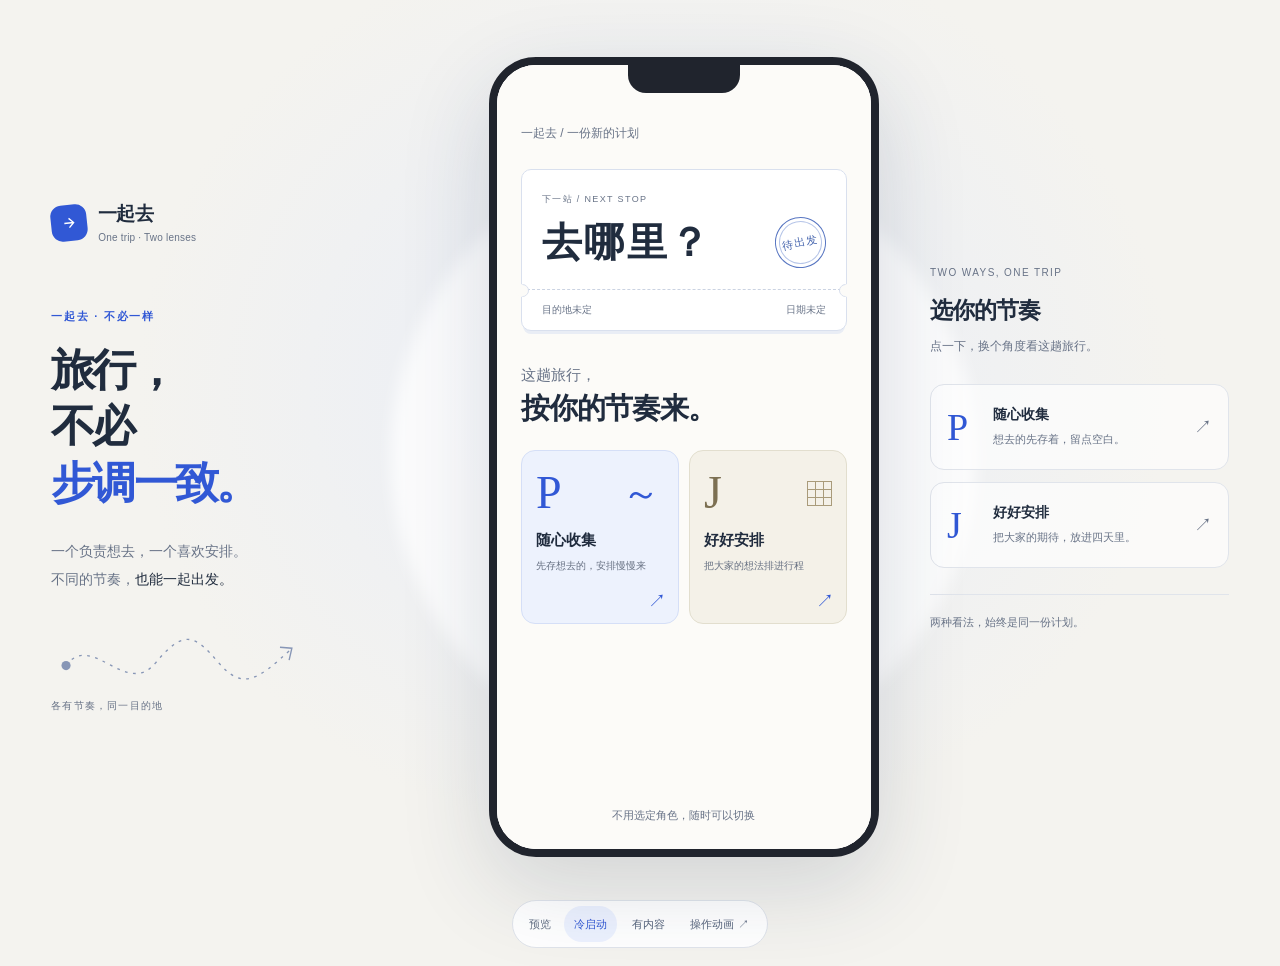
<file: demo/yiqi/index.html>
<!doctype html>
<html lang="zh-CN">
<head>
  <meta charset="utf-8">
  <meta name="viewport" content="width=device-width, initial-scale=1">
  <meta name="theme-color" content="#f5f7fb">
  <title>一起去 · 双模式旅行计划协作 Demo</title>
  <script>
    document.documentElement.dataset.scenario = new URLSearchParams(location.search).get('state') === 'demo' ? 'demo' : 'empty';
    document.documentElement.classList.toggle('embedded', new URLSearchParams(location.search).get('embed') === '1');
  </script>
  <style>
    :root {
      --ink: #202c3e;
      --muted: #687387;
      --line: #e0e4eb;
      --blue: #3158d5;
      --blue-dark: #2345b5;
      --blue-soft: #edf2ff;
      --lavender: #f1efff;
      --cream: #fff8e8;
      --mint: #eaf8f2;
      --canvas: #f5f7fb;
      --card: #fff;
      --phone: #20242d;
      --shadow: 0 30px 90px rgba(31, 47, 82, .16);
    }

    * { box-sizing: border-box; }
    body { margin: 0; min-height: 100vh; color: var(--ink); background: radial-gradient(ellipse at 51% 40%, #e8edf8 0, transparent 56%), #f4f3ef; font-family: Inter, ui-sans-serif, -apple-system, BlinkMacSystemFont, "PingFang SC", "Microsoft YaHei", sans-serif; -webkit-font-smoothing: antialiased; }
    button, input { font: inherit; }
    button { color: inherit; -webkit-tap-highlight-color: transparent; }
    :focus-visible { outline: 2px solid var(--blue); outline-offset: 4px; }
    .page { display: grid; grid-template-columns: minmax(0, 1.1fr) 390px minmax(240px, .85fr); gap: clamp(28px, 4vw, 64px); align-items: center; width: min(1440px, 100%); min-height: 100vh; margin: 0 auto; padding: 38px clamp(24px, 4vw, 64px); }
    .brand { display: flex; align-items: center; gap: 11px; margin-bottom: 64px; }
    .brand-icon, .mini-brand-icon { display: grid; place-items: center; color: #fff; background: var(--blue); }
    .brand-icon { width: 36px; height: 36px; border-radius: 11px; transform: rotate(-6deg); }
    .mini-brand-icon { width: 26px; height: 26px; border-radius: 8px; }
    .brand-icon svg, .mini-brand-icon svg { width: 16px; }
    .brand b { display: block; font-size: 19px; letter-spacing: -.04em; }
    .brand small { color: var(--muted); font-size: 10px; letter-spacing: .02em; }
    .eyebrow { margin: 0 0 18px; color: var(--blue); font-size: 11px; font-weight: 650; letter-spacing: .16em; }
    .intro h1 { margin: 0; font-size: clamp(40px, 3.4vw, 51px); font-weight: 650; letter-spacing: -.065em; line-height: 1.3; }
    .intro h1 em { display: block; color: var(--blue); font-style: normal; white-space: nowrap; }
    .intro-copy { margin: 26px 0 0; color: var(--muted); font-size: 14px; line-height: 2; }
    .intro-copy strong { color: var(--ink); font-weight: 500; }
    .journey-mark { width: min(255px, 100%); margin-top: 36px; color: #8796b6; }
    .journey-mark svg { display: block; width: 100%; height: 64px; }
    .journey-mark span { display: block; margin-top: 6px; color: var(--muted); font-size: 10px; letter-spacing: .12em; }

    .phone-wrap { position: relative; justify-self: center; }
    .phone-halo { position: absolute; inset: 12% -25%; z-index: -1; border-radius: 50%; background: rgba(255,255,255,.75); filter: blur(8px); }
    .phone {
      position: relative;
      width: 390px;
      height: min(800px, calc(100vh - 64px));
      min-height: 690px;
      overflow: hidden;
      border: 8px solid var(--phone);
      border-radius: 47px;
      background: #fff;
      box-shadow: var(--shadow);
    }
    .phone::before {
      position: absolute;
      z-index: 30;
      top: 0;
      left: 50%;
      width: 112px;
      height: 28px;
      border-radius: 0 0 18px 18px;
      background: var(--phone);
      transform: translateX(-50%);
      content: "";
    }
    .phone-screen { position: relative; height: 100%; overflow: hidden; background: #fff; }
    .screen-content { height: 100%; padding: 43px 20px 28px; overflow-y: auto; overscroll-behavior: contain; scrollbar-width: none; }
    .screen-content::-webkit-scrollbar { display: none; }
    .phone-head { display: flex; align-items: center; justify-content: space-between; margin-bottom: 14px; }
    .phone-brand { display: flex; align-items: center; gap: 8px; font-size: 18px; font-weight: 750; letter-spacing: -.05em; }
    .head-actions { display: flex; }
    .icon-button { display: grid; width: 44px; height: 44px; padding: 0; place-items: center; border: 1px solid #e7eaf1; border-radius: 50%; color: #55617a; background: #fff; cursor: pointer; }
    .icon-button svg { width: 17px; height: 17px; }
    .icon-button:hover { background: var(--blue-soft); }
    .mode-switch { display: grid; grid-template-columns: 1fr 1fr; gap: 4px; margin-bottom: 25px; padding: 4px; border-radius: 12px; background: #f0f2f6; }
    .mode-button { min-height: 42px; padding: 8px; border: 0; border-radius: 8px; color: #687387; background: transparent; font-size: 12px; font-weight: 600; cursor: pointer; transition: background .2s, color .2s; }
    .mode-button span { margin-right: 5px; font-family: Georgia, serif; font-size: 18px; }
    .mode-button.active { color: var(--blue); background: #fff; box-shadow: 0 2px 5px #2635510c; }
    .mode-view { display: none; animation: view-in .25s ease; }
    .mode-view.active { display: block; }
    @keyframes view-in { from { opacity: 0; } }
    .title-row { display: flex; align-items: center; justify-content: space-between; gap: 8px; }
    .title-row > div:first-child { min-width: 0; }
    .destination-label { margin: 0 0 10px; color: #63718a; font-size: 9px; letter-spacing: .07em; }
    .mode-view h2 { margin: 0; font-size: 28px; letter-spacing: -.045em; line-height: 1.2; }
    .screen-sub { margin: 9px 0 0; color: var(--muted); font-size: 11px; line-height: 1.6; font-variant-numeric: tabular-nums; }
    .member-stack { display: flex; flex: 0 0 auto; flex-direction: row-reverse; justify-content: flex-end; }
    .avatar { display: grid; width: 25px; height: 25px; margin-left: -8px; place-items: center; border: 2px solid white; border-radius: 50%; color: #80532d; background: #f0dfcc; font-size: 9px; font-weight: 650; }
    .avatar:nth-child(2) { color: #365f53; background: #d4e7de; }
    .avatar:nth-child(3) { color: #3f5c86; background: #dae3f2; }
    .avatar:nth-child(4) { color: #705d85; background: #e8dfef; }

    .pocket { position: relative; margin-top: 24px; padding: 16px; border: 1px solid #e1e6f2; border-radius: 20px; background: #eff3fc; }
    .card-head { display: flex; align-items: center; justify-content: space-between; gap: 10px; }
    .card-head b { font-size: 14px; letter-spacing: -.02em; }
    .card-head span { color: var(--muted); font-size: 11px; }
    .drop-zone { position: relative; display: flex; width: 100%; min-height: 96px; align-items: center; justify-content: space-between; gap: 12px; margin-top: 14px; padding: 18px 16px; border: 0; border-radius: 12px 12px 20px 20px; color: white; background: var(--blue); text-align: left; cursor: pointer; transition: background .2s; }
    .drop-zone::after { position: absolute; inset: 5px; border: 1px dashed rgba(255,255,255,.3); border-radius: 9px 9px 16px 16px; pointer-events: none; content: ""; }
    .drop-zone:hover { background: var(--blue-dark); }
    .drop-plus { display: grid; flex: 0 0 36px; height: 36px; place-items: center; border-radius: 50%; color: var(--blue); background: #fff; font-size: 25px; font-weight: 400; }
    .drop-core b { display: block; font-size: 15px; font-weight: 650; }
    .drop-core small { display: block; margin-top: 7px; color: #e3eaff; font-size: 11px; }
    .inspiration-strip { display: flex; gap: 8px; margin-top: 12px; overflow-x: auto; padding: 2px 0; scrollbar-width: none; scroll-snap-type: x proximity; }
    .inspiration-strip::-webkit-scrollbar { display: none; }
    .inspiration-chip { display: grid; flex: 0 0 150px; grid-template-columns: 32px minmax(0, 1fr); gap: 9px; align-items: center; padding: 10px; border: 1px solid #e4e8f1; border-radius: 11px; background: white; scroll-snap-align: start; }
    .food-symbol { display: grid; width: 32px; height: 36px; place-items: center; border: 1px solid #ebd6bf; border-radius: 5px; color: #89551e; background: #fff4e5; font-family: "Songti SC", serif; font-size: 17px; }
    .place-symbol { color: #376b59; border-color: #d0e1d9; background: #edf6f1; }
    .travel-symbol { color: #41629a; border-color: #d9e2f2; background: #eff3fb; }
    .inspiration-chip b { display: block; overflow: hidden; font-size: 12px; white-space: nowrap; text-overflow: ellipsis; }
    .chip-meta { display: block; margin-top: 5px; color: var(--muted); font-size: 10px; }

    .plan-glance { margin-top: 24px; }
    .day-glance-list { display: grid; margin-top: 12px; border-top: 1px solid var(--line); }
    .day-glance { display: grid; grid-template-columns: 36px minmax(0, 1fr); gap: 13px; align-items: center; min-height: 55px; padding: 10px 2px; border-bottom: 1px solid var(--line); }
    .day-number { color: var(--blue); font-family: Georgia, serif; font-size: 23px; line-height: 1; }
    .day-number small { display: block; margin-top: 4px; color: var(--muted); font-family: ui-sans-serif, sans-serif; font-size: 8px; letter-spacing: .14em; }
    .day-copy { min-width: 0; }
    .day-copy b { display: block; font-size: 12px; font-weight: 550; line-height: 1.7; overflow-wrap: anywhere; }
    .day-glance.open .day-number, .day-glance.open .day-copy b { color: #747c8a; }
    .day-glance.open .day-copy b { font-weight: 400; }

    .important-summary { margin-top: 18px; padding: 0 13px; border: 1px solid #eadfc9; border-radius: 12px; background: var(--cream); }
    .important-summary summary { display: flex; min-height: 52px; align-items: center; gap: 8px; list-style: none; cursor: pointer; }
    .important-summary summary::-webkit-details-marker { display: none; }
    .important-summary summary b { flex: 1; font-size: 12px; }
    .important-summary summary span { color: #866427; font-size: 10px; }
    .disclosure-arrow { transition: transform .2s; }
    .important-summary[open] .disclosure-arrow { transform: rotate(180deg); }
    .important-summary[open] { padding-bottom: 14px; }
    .summary-line { display: grid; grid-template-columns: 18px minmax(0, 1fr) auto; gap: 7px; align-items: center; margin-top: 12px; color: #68604e; font-size: 11px; }
    .summary-line svg { width: 14px; color: #8b692d; }
    .summary-line strong { color: #866427; font-size: 10px; font-weight: 600; }

    .section-head { display: flex; align-items: center; justify-content: space-between; margin: 13px 0 4px; }
    .section-head b { font-size: 14px; }
    .section-head b span { margin-left: 5px; color: var(--muted); font-size: 12px; font-weight: 400; }
    .text-action { min-height: 40px; padding: 8px 0 8px 10px; border: 0; color: var(--blue); background: transparent; font-size: 11px; cursor: pointer; }
    .prep-row { display: grid; grid-template-columns: repeat(3, minmax(0, 1fr)); gap: 7px; margin-top: 22px; }
    .prep-pill { padding: 12px 9px; border: 1px solid var(--line); border-radius: 10px; background: white; text-align: left; }
    button.prep-pill { cursor: pointer; }
    .prep-pill b { display: block; font-size: 11px; white-space: nowrap; }
    .prep-pill span { display: block; margin-top: 6px; color: var(--muted); font-size: 10px; }
    .prep-pill.waiting { border-color: #e7d8b8; background: var(--cream); }
    .prep-pill.waiting span { color: #866427; }
    .prep-pill.done span { color: #376d57; }
    .schedule-card { overflow: hidden; border: 1px solid #d7deeb; border-radius: 12px; background: white; }
    .schedule-toolbar { display: flex; align-items: center; justify-content: space-between; padding: 12px; border-bottom: 1px dashed #cbd6ed; background: #eef3fc; }
    .schedule-toolbar span { color: var(--muted); font-size: 10px; }
    .schedule-toolbar b { color: #425f9d; font-size: 11px; letter-spacing: .04em; }
    .schedule-grid { display: grid; grid-template-columns: 32px repeat(4, minmax(0, 1fr)); }
    .grid-corner, .day-head { display: grid; min-height: 49px; place-items: center; border-bottom: 1px solid #e8ecf3; background: #fafbfd; }
    .day-head { border-left: 1px solid #e8ecf3; color: var(--muted); font-size: 9px; text-align: center; }
    .day-head b { display: block; margin-bottom: 2px; color: var(--blue); font-family: Georgia, serif; font-size: 20px; font-weight: 400; }
    .time-label { display: grid; height: 67px; place-items: start center; padding-top: 9px; border-bottom: 1px solid #edf0f4; color: var(--muted); font-size: 9px; }
    .schedule-slot { position: relative; height: 67px; padding: 4px; border-left: 1px solid #edf0f4; border-bottom: 1px solid #edf0f4; background: #fff; transition: background .15s, box-shadow .15s; }
    body.is-dragging .drag-item { pointer-events: none; }
    .schedule-slot.drop-target { background: #edf2ff; box-shadow: inset 0 0 0 1.5px #8cacf9; }
    .schedule-slot.empty-hint::after { position: absolute; inset: 0; display: grid; place-items: center; color: #8b9dc3; font-size: 16px; content: "+"; opacity: 0; }
    .schedule-slot.empty-hint:hover::after, body.is-dragging .schedule-slot.empty-hint::after, .schedule-grid:has(.selected) .empty-hint::after, body:has(.pool .selected) .empty-hint::after { opacity: 1; }
    .drag-item { position: relative; z-index: 2; border: 1px solid transparent; cursor: grab; touch-action: none; user-select: none; -webkit-user-select: none; }
    .drag-item:active { cursor: grabbing; }
    .schedule-slot .drag-item { position: absolute; top: 4px; left: 4px; right: 4px; height: 59px; padding: 7px 3px; border-radius: 5px; border-left-width: 2px; }
    .resize-handle { position: absolute; bottom: 3px; left: 50%; width: 22px; height: 5px; border-radius: 5px; background: rgba(28,39,58,.25); cursor: ns-resize; transform: translateX(-50%); touch-action: none; }
    .resize-handle::after { position: absolute; inset: -5px -3px; content: ""; }
    .pool .resize-handle { display: none; }
    .drag-item.compact { min-height: 26px; padding: 3px; }
    .drag-item.compact .resize-handle { bottom: 2px; height: 3px; }
    .schedule-slot .drag-item b { display: block; overflow: hidden; font-size: 11px; font-weight: 600; line-height: 1.3; white-space: nowrap; text-overflow: ellipsis; }
    .schedule-slot .drag-item small { display: none; }
    .schedule-slot .drag-item.selected:not(.compact) small { display: block; margin-top: 5px; overflow: hidden; color: #506177; font-size: 9px; white-space: nowrap; text-overflow: ellipsis; }
    .cat-food { color: #765323; background: #fff1cc; border-color: #f2d98c; }
    .cat-place { color: #315f4f; background: #e5f3ec; border-color: #bfdfd0; }
    .cat-travel { color: #365b9d; background: #e8efff; border-color: #c8d7fb; }
    .cat-hotel { color: #6a5187; background: #f1eafa; border-color: #ddcef0; }
    .cat-free { color: #687384; background: #f1f3f6; border-color: #dfe3e9; }
    .drag-item.drag-source { opacity: .32; pointer-events: none; }
    .drag-item.selected { box-shadow: 0 0 0 2px var(--blue); }
    .drag-ghost { position: fixed; z-index: 100; width: 92px; padding: 8px; border-radius: 10px; box-shadow: 0 12px 30px rgba(28,43,73,.24); pointer-events: none; transform: rotate(2deg); }
    .drag-ghost b { display: block; font-size: 9px; }
    .drag-ghost small { display: block; margin-top: 3px; font-size: 7px; opacity: .72; }

    .pool { min-height: 62px; padding: 10px; border: 1px dashed #cad2df; border-radius: 15px; background: #fafbfe; transition: background .15s, border .15s; }
    .pool.drop-target { border-color: var(--blue); background: var(--blue-soft); }
    .pool-items { display: flex; gap: 7px; flex-wrap: wrap; }
    .pool .drag-item { flex: 0 1 auto; max-width: 100%; min-height: 44px; padding: 13px 10px; border-radius: 7px; }
    .pool .drag-item b { display: block; overflow: hidden; font-size: 11px; font-weight: 550; white-space: nowrap; text-overflow: ellipsis; }
    .pool .drag-item small { display: none; }
    .pool-hint { margin: 11px 1px 1px; color: var(--muted); font-size: 10px; line-height: 1.6; }

    .side-panel h2 { margin: 0; font-size: 23px; letter-spacing: -.04em; }
    .side-panel > p { margin: 10px 0 28px; color: var(--muted); font-size: 12px; line-height: 1.7; }
    .side-panel .side-kicker { margin-bottom: 14px; font-size: 10px; letter-spacing: .14em; }
    .mode-card { display: flex; width: 100%; align-items: center; gap: 16px; padding: 20px 16px; border: 1px solid var(--line); border-radius: 14px; background: rgba(255,255,255,.65); text-align: left; cursor: pointer; transition: border-color .2s, background .2s; }
    .mode-card + .mode-card { margin-top: 12px; }
    .mode-card:hover, .mode-card.active { border-color: #a7b8eb; background: white; }
    .side-letter { flex: 0 0 30px; color: var(--blue); font-family: Georgia, serif; font-size: 38px; }
    .side-copy { flex: 1; }
    .side-copy b { display: block; font-size: 14px; }
    .side-copy small { display: block; margin-top: 7px; color: var(--muted); font-size: 11px; line-height: 1.6; }
    .side-arrow { color: var(--muted); font-size: 18px; }
    .mode-card.active .side-arrow { color: var(--blue); }
    .side-panel .shared-note { margin-top: 26px; padding-top: 18px; border-top: 1px solid var(--line); font-size: 11px; }

    .entry-screen { position: absolute; z-index: 25; inset: 0; display: flex; flex-direction: column; padding: 60px 24px 26px; overflow-y: auto; background: #fcfbf8; opacity: 1; transition: opacity .25s ease; }
    .entry-screen.hidden { opacity: 0; pointer-events: none; }
    .entry-screen[hidden] { display: none; }
    .entry-context { display: flex; flex: 0 0 auto; align-items: center; gap: 6px; margin: 0; color: var(--muted); font-size: 12px; }
    .entry-context .avatar { width: 28px; height: 28px; margin: 0 3px 0 0; border-color: #fcfbf8; }
    .entry-context strong { color: var(--ink); font-weight: 600; }
    .trip-ticket { position: relative; flex: 0 0 auto; margin-top: 27px; padding: 18px 20px 0; border: 1px solid #d9e0ee; border-radius: 10px; background: #fff; box-shadow: 0 5px 0 -2px #e9edf5; }
    .ticket-kicker { color: var(--muted); font-size: 9px; letter-spacing: .15em; }
    .ticket-destination { display: flex; align-items: center; justify-content: space-between; padding: 9px 0 19px; }
    .ticket-destination > strong { font-family: "Songti SC", "STSong", "Noto Serif CJK SC", serif; font-size: 50px; font-weight: 700; letter-spacing: .06em; }
    .ticket-stamp { display: grid; width: 51px; height: 51px; place-content: center; border: 1px solid #5977c2; border-radius: 50%; outline: 1px solid #b6c5e8; outline-offset: -5px; color: #4766ae; font-size: 11px; line-height: 1.4; letter-spacing: .1em; text-align: center; transform: rotate(-12deg); }
    .ticket-footer { position: relative; display: flex; justify-content: space-between; gap: 10px; margin: 0 -20px; padding: 13px 20px; border-top: 1px dashed #cbd3e2; color: var(--muted); font-size: 10px; font-variant-numeric: tabular-nums; }
    .ticket-footer::before, .ticket-footer::after { position: absolute; top: -6px; width: 11px; height: 11px; border: 1px solid #d9e0ee; border-radius: 50%; background: #fcfbf8; content: ""; }
    .ticket-footer::before { left: -6px; border-left-color: transparent; border-bottom-color: transparent; transform: rotate(45deg); }
    .ticket-footer::after { right: -6px; border-right-color: transparent; border-top-color: transparent; transform: rotate(45deg); }
    .entry-screen h2 { flex: 0 0 auto; margin: 34px 0 23px; line-height: 1.3; }
    .entry-title-light, .entry-title-strong { display: block; }
    .entry-title-light { color: var(--muted); font-size: 15px; font-weight: 400; }
    .entry-title-strong { margin-top: 5px; font-size: 29px; font-weight: 750; letter-spacing: -.04em; }
    .entry-roles { display: grid; flex: 0 0 auto; grid-template-columns: 1fr 1fr; gap: 10px; }
    .entry-role { position: relative; display: flex; min-width: 0; min-height: 174px; flex-direction: column; align-items: flex-start; padding: 19px 14px 30px; border: 1px solid #d5dff7; border-radius: 14px; color: var(--ink); background: #edf2fd; text-align: left; cursor: pointer; transition: border-color .2s, box-shadow .2s; }
    .entry-role + .entry-role { border-color: #e2dece; background: #f4f1e8; }
    .entry-role:hover { border-color: var(--blue); box-shadow: 0 5px 18px #263e8310; }
    .entry-role-letter { display: flex; width: 100%; align-items: center; justify-content: space-between; color: var(--blue); font-family: Georgia, serif; font-size: 46px; line-height: 1; }
    .entry-role + .entry-role .entry-role-letter { color: #7c7052; }
    .role-path { padding-right: 4px; font-size: 38px; font-weight: 400; }
    .role-grid { width: 25px; height: 25px; border: 1px solid #a99b7a; background: repeating-linear-gradient(0deg, transparent 0 7px, #a99b7a 7px 8px), repeating-linear-gradient(90deg, transparent 0 7px, #a99b7a 7px 8px); }
    .entry-role b { display: block; margin-top: 15px; font-size: 15px; }
    .entry-role small { display: block; margin-top: 7px; color: #667082; font-size: 10px; line-height: 1.7; }
    .entry-role-arrow { position: absolute; right: 12px; bottom: 10px; color: var(--blue); font-size: 18px; }
    .entry-note { margin: auto 0 0; padding-top: 24px; color: var(--muted); font-size: 11px; text-align: center; }

    .modal-backdrop {
      position: absolute;
      z-index: 40;
      inset: 0;
      display: grid;
      padding: 20px;
      place-items: center;
      background: rgba(18,27,43,.38);
      opacity: 0;
      pointer-events: none;
      transition: opacity .2s ease;
    }
    .modal-backdrop.open { opacity: 1; pointer-events: auto; }
    .modal { width: 100%; padding: 20px; border-radius: 23px; background: white; box-shadow: 0 24px 60px rgba(23,34,53,.24); transform: translateY(12px) scale(.98); transition: .24s ease; }
    .open .modal { transform: translateY(0) scale(1); }
    .modal-top { display: flex; align-items: center; justify-content: space-between; }
    .modal-top b { font-size: 15px; }
    .close-button { border: 0; color: #778296; background: transparent; font-size: 20px; cursor: pointer; }
    .share-preview { margin-top: 15px; padding: 18px; border-radius: 17px; color: white; background: linear-gradient(135deg, #315fcf, #4a7bff); }
    .share-preview small { opacity: .72; font-size: 8px; }
    .share-preview h3 { margin: 13px 0 7px; font-size: 19px; letter-spacing: -.04em; }
    .share-preview p { margin: 0; color: rgba(255,255,255,.78); font-size: 9px; line-height: 1.55; }
    .modal-copy { margin: 13px 1px; color: #778296; font-size: 9px; line-height: 1.6; }
    .primary-button { width: 100%; padding: 12px; border: 0; border-radius: 13px; color: white; background: var(--blue); font-size: 10px; font-weight: 750; cursor: pointer; }

    .sheet-backdrop {
      position: absolute;
      z-index: 35;
      inset: 0;
      display: flex;
      align-items: flex-end;
      background: rgba(18,27,43,.34);
      opacity: 0;
      pointer-events: none;
      transition: opacity .2s ease;
    }
    .sheet-backdrop.open { opacity: 1; pointer-events: auto; }
    .sheet { width: 100%; padding: 10px 18px 22px; border-radius: 24px 24px 0 0; background: #fff; transform: translateY(100%); transition: transform .28s ease; }
    .open .sheet { transform: translateY(0); }
    .sheet-handle { width: 40px; height: 4px; margin: 0 auto 17px; border-radius: 4px; background: #d8dce3; }
    .sheet h3 { margin: 0; font-size: 17px; }
    .sheet p { margin: 6px 0 14px; color: var(--muted); font-size: 9px; }
    .input-wrap { display: flex; align-items: center; gap: 8px; padding: 12px; border: 1px solid var(--line); border-radius: 13px; }
    .input-wrap svg { width: 15px; color: var(--blue); }
    .input-wrap input { min-width: 0; flex: 1; border: 0; outline: 0; font-size: 10px; }
    .input-options { display: grid; grid-template-columns: repeat(3, 1fr); gap: 7px; margin: 10px 0 14px; }
    .input-option { padding: 10px 2px; border: 1px solid var(--line); border-radius: 11px; background: #fafbfc; color: #6f7c90; font-size: 8px; cursor: pointer; }

    .toast { position: absolute; z-index: 60; right: 18px; bottom: 18px; left: 18px; padding: 12px; border-radius: 13px; color: white; background: #202b3c; box-shadow: 0 12px 30px rgba(20,30,45,.25); font-size: 9px; text-align: center; opacity: 0; pointer-events: none; transform: translateY(12px); transition: .2s ease; }
    .toast.show { opacity: 1; transform: translateY(0); }

    .close-button { width: 44px; height: 44px; padding: 0; font-size: 24px; }
    .share-preview { background: var(--blue); }
    .share-preview h3 { font-size: 25px; line-height: 1.4; }
    .share-preview small, .share-preview p, .modal-copy, .sheet p { font-size: 11px; line-height: 1.7; }
    .primary-button { min-height: 48px; font-size: 13px; }
    .primary-button:hover { background: var(--blue-dark); }
    .input-wrap:focus-within { border-color: var(--blue); box-shadow: 0 0 0 3px var(--blue-soft); }
    .input-wrap input { font-size: 16px; }
    .input-options { grid-template-columns: repeat(2, minmax(0, 1fr)); }
    .input-option { min-height: 44px; font-size: 11px; }
    .sheet { max-height: 90%; overflow-y: auto; padding-bottom: max(22px, env(safe-area-inset-bottom)); }
    .modal { max-height: 90%; overflow-y: auto; }
    .toast { bottom: max(18px, env(safe-area-inset-bottom)); font-size: 12px; line-height: 1.6; overflow-wrap: anywhere; }

    @media (max-width: 1180px) {
      .page { grid-template-columns: minmax(0, 1fr) 390px; }
      .side-panel, .phone-halo { display: none; }
      .intro h1 { font-size: 46px; }
    }
    @media (max-width: 760px) {
      body { background: white; }
      .page { display: block; min-height: auto; padding: 0; }
      .intro { display: none; }
      .phone-wrap, .phone { width: 100%; }
      .phone { height: 100dvh; min-height: 0; border: 0; border-radius: 0; box-shadow: none; }
      .phone::before, .phone-halo { display: none; }
      .screen-content { padding: max(18px, env(safe-area-inset-top)) 20px max(28px, env(safe-area-inset-bottom)); }
      .entry-screen { padding-top: max(34px, env(safe-area-inset-top)); padding-bottom: max(24px, env(safe-area-inset-bottom)); }
    }
    @media (max-width: 360px) {
      .screen-content { padding-right: 14px; padding-left: 14px; }
      .entry-screen { padding-right: 18px; padding-left: 18px; }
      .mode-view h2 { font-size: 25px; }
      .destination-label { font-size: 8px; }
      .member-stack .avatar { width: 22px; height: 22px; margin-left: -9px; }
      .pocket { padding: 12px; }
      .drop-core b { font-size: 13px; }
      .schedule-slot .drag-item b { font-size: 10px; }
      .prep-pill { padding: 11px 6px; }
    }
    [hidden] { display: none !important; }
    .pocket { margin-top: 0; }
    .prep-row { margin-top: 0; }
    .empty-plan { margin-top: 15px; padding: 36px 15px; border-top: 1px solid var(--line); text-align: center; }
    .empty-plan svg { display: block; width: 94px; height: 70px; margin: 0 auto 15px; color: #8a9abd; }
    .empty-plan b { font-size: 13px; font-weight: 500; color: #56637a; }
    .empty-plan p { margin: 10px auto 0; max-width: 245px; color: var(--muted); font-size: 11px; line-height: 1.8; }
    .empty-add { display: flex; width: 100%; min-height: 48px; align-items: center; justify-content: center; gap: 9px; border: 0; border-radius: 9px; background: var(--blue-soft); color: var(--blue); font-size: 12px; cursor: pointer; }
    .empty-add span { font-size: 21px; }
    [data-scenario="empty"] .ticket-destination > strong { font-size: 40px; }
    [data-scenario="empty"] .input-wrap { margin-bottom: 18px; }
    [data-scenario="empty"] .prep-row, [data-scenario="empty"] .important-summary { display: none; }
    .preview-tools { display: flex; width: max-content; max-width: calc(100% - 24px); align-items: center; justify-content: center; gap: 5px; margin: 0 auto 18px; padding: 5px 8px; border: 1px solid var(--line); border-radius: 30px; background: #fff; font-size: 11px; }
    .preview-tools > span { padding: 0 8px; color: var(--muted); }
    .preview-tools a { display: inline-flex; min-height: 36px; align-items: center; padding: 0 10px; border-radius: 20px; color: #55637b; text-decoration: none; }
    .preview-tools a[aria-current], .preview-tools a:hover { background: var(--blue-soft); color: var(--blue); }
    .embedded .preview-tools { display: none; }
    @media (min-width: 761px) { .page { padding-bottom: 24px; } }
    @media (max-width: 760px) { .preview-tools { margin-top: 16px; } }
    @media (prefers-reduced-motion: reduce) {
      *, *::before, *::after { animation: none !important; transition: none !important; scroll-behavior: auto !important; }
    }
  </style>
</head>
<body>
  <main class="page">
    <section class="intro" aria-labelledby="page-title">
      <div class="brand">
        <span class="brand-icon"><svg viewBox="0 0 24 24" fill="none" stroke="currentColor" stroke-width="2"><path d="M5 12h14M12 5l7 7-7 7"/></svg></span>
        <span><b>一起去</b><small>One trip · Two lenses</small></span>
      </div>
      <p class="eyebrow">一起去 · 不必一样</p>
      <h1 id="page-title">旅行，<br>不必<em>步调一致。</em></h1>
      <p class="intro-copy">一个负责想去，一个喜欢安排。<br>不同的节奏，<strong>也能一起出发。</strong></p>
      <div class="journey-mark" aria-hidden="true">
        <svg viewBox="0 0 270 70" fill="none"><path d="M12 40C40 2 78 76 110 37S154 8 179 37S220 58 258 22" stroke="currentColor" stroke-width="1.5" stroke-dasharray="3 6"/><circle cx="12" cy="40" r="5" fill="currentColor"/><path d="m246 20 13 1-3 13" stroke="currentColor" stroke-width="1.5"/></svg>
        <span>各有节奏，同一目的地</span>
      </div>
    </section>

    <section class="phone-wrap" aria-label="双模式可交互原型">
      <div class="phone-halo"></div>
      <div class="phone">
        <div class="phone-screen">
          <section class="entry-screen" id="entry-screen" aria-label="选择参与方式">
            <p class="entry-context"><span class="avatar">花</span><strong>花花</strong> 邀你一起去</p>
            <div class="trip-ticket">
              <span class="ticket-kicker">下一站 / NEXT STOP</span>
              <div class="ticket-destination"><strong>成都</strong><span class="ticket-stamp" aria-hidden="true">一起<br>出发</span></div>
              <div class="ticket-footer"><span>10.01 — 10.04</span><span>4 人 · 国庆小旅行</span></div>
            </div>
            <h2><span class="entry-title-light">这趟旅行，</span><span class="entry-title-strong">按你的节奏来。</span></h2>
            <div class="entry-roles">
              <button class="entry-role" type="button" data-entry-mode="p">
                <span class="entry-role-letter">P<span class="role-path" aria-hidden="true">～</span></span>
                <span><b>随心收集</b><small>先存想去的，安排慢慢来</small></span>
                <span class="entry-role-arrow" aria-hidden="true">↗</span>
              </button>
              <button class="entry-role" type="button" data-entry-mode="j">
                <span class="entry-role-letter">J<span class="role-grid" aria-hidden="true"></span></span>
                <span><b>好好安排</b><small>把大家的想法排进行程</small></span>
                <span class="entry-role-arrow" aria-hidden="true">↗</span>
              </button>
            </div>
            <p class="entry-note">不用选定角色，随时可以切换</p>
          </section>

          <div class="screen-content" inert>
            <header class="phone-head">
              <div class="phone-brand"><span class="mini-brand-icon"><svg viewBox="0 0 24 24" fill="none" stroke="currentColor" stroke-width="2"><path d="M5 12h14M12 5l7 7-7 7"/></svg></span>一起去</div>
              <div class="head-actions">
                <button class="icon-button" type="button" data-share aria-label="分享旅行">
                  <svg viewBox="0 0 24 24" fill="none" stroke="currentColor" stroke-width="1.8"><circle cx="18" cy="5" r="2.5"/><circle cx="6" cy="12" r="2.5"/><circle cx="18" cy="19" r="2.5"/><path d="m8.2 10.8 7.6-4.5M8.2 13.2l7.6 4.5"/></svg>
                </button>
              </div>
            </header>

            <nav class="mode-switch" aria-label="查看模式">
              <button class="mode-button active" type="button" data-mode="p" aria-pressed="true"><span>P</span> 随心收集</button>
              <button class="mode-button" type="button" data-mode="j" aria-pressed="false"><span>J</span> 好好安排</button>
            </nav>

            <section class="mode-view active" data-view="p" aria-label="P 人模式">
              <article class="pocket">
                <div class="card-head"><b>旅行口袋</b><span><span data-idea-count>9</span> 个想法</span></div>
                <button class="drop-zone" type="button" data-add-idea>
                  <span class="drop-core"><b>想去的，先装进口袋。</b><small>存个地点，或贴一条链接</small></span><span class="drop-plus" aria-hidden="true">+</span>
                </button>
                <div class="inspiration-strip" id="p-inspiration-strip" tabindex="0" role="region" aria-label="共同想法，可左右滚动">
                  <article class="inspiration-chip"><span class="food-symbol">食</span><span><b>吃火锅</b><span class="chip-meta">花花 · 必吃</span></span></article>
                  <article class="inspiration-chip"><span class="food-symbol">食</span><span><b>成都串串</b><span class="chip-meta">花花 · 必吃</span></span></article>
                  <article class="inspiration-chip"><span class="food-symbol place-symbol">游</span><span><b>熊猫基地</b><span class="chip-meta">阿森 · 想去</span></span></article>
                  <article class="inspiration-chip"><span class="food-symbol place-symbol">游</span><span><b>杜甫草堂</b><span class="chip-meta">小王 · 随缘</span></span></article>
                  <article class="inspiration-chip"><span class="food-symbol place-symbol">游</span><span><b>青城山</b><span class="chip-meta">李李 · 想去</span></span></article>
                  <article class="inspiration-chip"><span class="food-symbol place-symbol">游</span><span><b>人民公园</b><span class="chip-meta">花花 · 想去</span></span></article>
                  <article class="inspiration-chip"><span class="food-symbol place-symbol">游</span><span><b>宽窄巷子</b><span class="chip-meta">小王 · 想去</span></span></article>
                  <article class="inspiration-chip"><span class="food-symbol travel-symbol">行</span><span><b>抵达成都</b><span class="chip-meta">阿森 · 已安排</span></span></article>
                  <article class="inspiration-chip"><span class="food-symbol travel-symbol">住</span><span><b>办理入住</b><span class="chip-meta">阿森 · 已安排</span></span></article>
                </div>
              </article>

              <section class="plan-glance">
                <div class="card-head"><b>行程安排</b><span id="plan-progress-label">2 天有安排</span></div>
                <div class="empty-plan" id="empty-plan" hidden>
                  <svg viewBox="0 0 100 70" fill="none" aria-hidden="true"><rect x="23" y="13" width="54" height="45" rx="6" stroke="currentColor"/><path d="M23 27h54M36 8v10M64 8v10M35 38h10M35 47h25" stroke="currentColor" stroke-linecap="round"/><circle cx="76" cy="53" r="10" fill="white" stroke="currentColor"/><path d="M76 48v5l3 2" stroke="currentColor" stroke-linecap="round"/></svg>
                  <b>还没有安排</b>
                  <p>想法排进课表后，每天去哪会出现在这里。</p>
                </div>
                <div class="day-glance-list">
                  <div class="day-glance" data-day-summary="0"><span class="day-number">01<small>OCT</small></span><span class="day-copy"><b>抵达成都 · 办理入住 · 吃火锅</b></span></div>
                  <div class="day-glance" data-day-summary="1"><span class="day-number">02<small>OCT</small></span><span class="day-copy"><b>熊猫基地 · 成都串串</b></span></div>
                  <div class="day-glance open" data-day-summary="2"><span class="day-number">03<small>OCT</small></span><span class="day-copy"><b>留白，到了再说</b></span></div>
                  <div class="day-glance open" data-day-summary="3"><span class="day-number">04<small>OCT</small></span><span class="day-copy"><b>留白，到了再说</b></span></div>
                </div>
              </section>

              <details class="important-summary">
                <summary><b>出发前，记住这几件</b><span id="prep-status">交通待确认</span><span class="disclosure-arrow" aria-hidden="true">⌄</span></summary>
                <div class="summary-line"><svg viewBox="0 0 24 24" fill="none" stroke="currentColor" stroke-width="1.8"><path d="m3 11 18-7-7 18-3-8-8-3Z"/></svg><span>10 月 1 日 09:40 出发</span><strong id="p-flight-state">待确认</strong></div>
                <div class="summary-line"><svg viewBox="0 0 24 24" fill="none" stroke="currentColor" stroke-width="1.8"><path d="M4 20V9l8-6 8 6v11"/></svg><span>春熙路附近酒店</span><strong>已订</strong></div>
                <div class="summary-line"><svg viewBox="0 0 24 24" fill="none" stroke="currentColor" stroke-width="1.8"><circle cx="12" cy="12" r="8"/></svg><span>熊猫基地预约</span><strong>9 月 24 日</strong></div>
              </details>
            </section>

            <section class="mode-view" data-view="j" aria-label="J 人模式">
              <div class="prep-row" aria-label="出行准备">
                <button class="prep-pill waiting" id="flight-action" type="button" aria-label="确认往返交通"><b>往返交通</b><span>待确认 ↗</span></button>
                <div class="prep-pill done"><b>春熙路住宿</b><span>已确定</span></div>
                <div class="prep-pill"><b>熊猫预约</b><span>9/24 提醒</span></div>
              </div>

              <div class="section-head"><b>行程课表</b><button class="text-action" type="button" aria-label="课表操作说明" data-toast="拖动卡片换位置，拉底边调时长；也可先点卡片，再点空格。">怎么调整？</button></div>
              <div class="schedule-card">
                <div class="schedule-toolbar"><b>十月 · OCTOBER</b><span>国庆小旅行</span></div>
                <div class="schedule-grid" id="schedule-grid">
                  <div class="grid-corner"></div><div class="day-head"><span><b>01</b>周四</span></div><div class="day-head"><span><b>02</b>周五</span></div><div class="day-head"><span><b>03</b>周六</span></div><div class="day-head"><span><b>04</b>周日</span></div>
                  <div class="time-label">上午</div>
                  <div class="schedule-slot" data-day="0" data-period="上午"><article class="drag-item cat-travel" data-title="抵达成都" data-owner="阿森"><b>抵达成都</b><small>阿森安排</small></article></div>
                  <div class="schedule-slot" data-day="1" data-period="上午"><article class="drag-item cat-place" data-title="熊猫基地" data-owner="阿森" data-span="2"><b>熊猫基地</b><small>阿森安排</small></article></div>
                  <div class="schedule-slot empty-hint" data-day="2" data-period="上午"></div>
                  <div class="schedule-slot empty-hint" data-day="3" data-period="上午"></div>
                  <div class="time-label">中午</div>
                  <div class="schedule-slot empty-hint" data-day="0" data-period="中午"></div>
                  <div class="schedule-slot empty-hint" data-day="1" data-period="中午"></div>
                  <div class="schedule-slot empty-hint" data-day="2" data-period="中午"></div>
                  <div class="schedule-slot empty-hint" data-day="3" data-period="中午"></div>
                  <div class="time-label">下午</div>
                  <div class="schedule-slot" data-day="0" data-period="下午"><article class="drag-item cat-hotel" data-title="办理入住" data-owner="阿森"><b>办理入住</b><small>阿森安排</small></article></div>
                  <div class="schedule-slot empty-hint" data-day="1" data-period="下午"></div>
                  <div class="schedule-slot empty-hint" data-day="2" data-period="下午"></div>
                  <div class="schedule-slot empty-hint" data-day="3" data-period="下午"></div>
                  <div class="time-label">晚上</div>
                  <div class="schedule-slot" data-day="0" data-period="晚上"><article class="drag-item cat-food" data-title="吃火锅" data-owner="花花"><b>吃火锅</b><small>花花想吃</small></article></div>
                  <div class="schedule-slot" data-day="1" data-period="晚上"><article class="drag-item cat-food" data-title="成都串串" data-owner="花花"><b>成都串串</b><small>花花想吃</small></article></div>
                  <div class="schedule-slot empty-hint" data-day="2" data-period="晚上"></div>
                  <div class="schedule-slot empty-hint" data-day="3" data-period="晚上"></div>
                </div>
              </div>

              <div class="section-head"><b>还没安排的想法 <span id="pool-count">4</span></b><button class="text-action" type="button" data-add-idea>+ 添加</button></div>
              <div class="pool" id="idea-pool" data-pool>
                <div class="pool-items" id="place-list">
                  <article class="drag-item cat-place" data-title="人民公园" data-owner="花花"><b>人民公园</b><small>花花添加 · 3 人想去</small></article>
                  <article class="drag-item cat-place" data-title="宽窄巷子" data-owner="小王"><b>宽窄巷子</b><small>小王添加 · 2 人想去</small></article>
                  <article class="drag-item cat-place" data-title="青城山" data-owner="李李"><b>青城山</b><small>李李添加 · 想去</small></article>
                  <article class="drag-item cat-free" data-title="杜甫草堂" data-owner="小王"><b>杜甫草堂</b><small>小王添加 · 随缘</small></article>
                </div>
                <button class="empty-add" id="empty-add" type="button" data-add-idea hidden><span aria-hidden="true">+</span> 添加第一个想法</button>
                <p class="pool-hint" id="pool-hint">拖进课表就安排，拖回来就留白。</p>
              </div>
            </section>
          </div>

          <div class="modal-backdrop" id="share-modal" aria-hidden="true" inert>
            <div class="modal" role="dialog" aria-modal="true" aria-labelledby="share-title">
              <div class="modal-top"><b id="share-title">邀朋友一起去</b><button class="close-button" type="button" data-close-share aria-label="关闭">×</button></div>
              <div class="share-preview"><small>一起去 / 成都</small><h3>想去的地方，<br>和你一起去。</h3><p>10.01 — 10.04 · 国庆小旅行</p></div>
              <p class="modal-copy">当前为本地演示，链接不包含本次修改。</p>
              <button class="primary-button" type="button" id="copy-share">复制演示链接</button>
            </div>
          </div>

          <div class="sheet-backdrop" id="idea-sheet" aria-hidden="true" inert>
            <div class="sheet" role="dialog" aria-modal="true" aria-labelledby="idea-title">
              <div class="sheet-handle"></div>
              <div class="modal-top"><h3 id="idea-title">存一个想去的</h3><button class="close-button" type="button" data-close-idea aria-label="关闭">×</button></div>
              <p>不用想好哪天去，先放进共同口袋。</p>
              <label class="input-wrap"><svg viewBox="0 0 24 24" fill="none" stroke="currentColor" stroke-width="1.8"><path d="M10 13a5 5 0 0 0 7.1.1l2-2a5 5 0 0 0-7.1-7.1l-1.1 1.1"/><path d="M14 11a5 5 0 0 0-7.1-.1l-2 2A5 5 0 0 0 12 20l1.1-1.1"/></svg><input id="idea-input" type="text" maxlength="200" aria-label="地点或链接" placeholder="地点名称，或一条链接"></label>
              <div class="input-options" aria-label="试试这些地点"><button class="input-option" type="button" data-fill="建设巷小吃街">建设巷小吃街</button><button class="input-option" type="button" data-fill="望平街散步">望平街散步</button></div>
              <button class="primary-button" type="button" id="save-idea">放进口袋</button>
            </div>
          </div>

          <div class="toast" id="toast" role="status" aria-live="polite"></div>
        </div>
      </div>
    </section>

    <aside class="side-panel" aria-label="切换体验模式">
      <p class="side-kicker">TWO WAYS, ONE TRIP</p>
      <h2>选你的节奏</h2>
      <p>点一下，换个角度看这趟旅行。</p>
      <button class="mode-card" type="button" data-side-mode="p" aria-pressed="false">
        <span class="side-letter">P</span><span class="side-copy"><b>随心收集</b><small>想去的先存着，留点空白。</small></span><span class="side-arrow" aria-hidden="true">↗</span>
      </button>
      <button class="mode-card" type="button" data-side-mode="j" aria-pressed="false">
        <span class="side-letter">J</span><span class="side-copy"><b>好好安排</b><small>把大家的期待，放进四天里。</small></span><span class="side-arrow" aria-hidden="true">↗</span>
      </button>
      <p class="shared-note">两种看法，始终是同一份计划。</p>
    </aside>
  </main>
  <nav class="preview-tools" aria-label="原型预览工具">
    <span>预览</span><a href="?state=empty" data-scenario-link="empty">冷启动</a><a href="?state=demo" data-scenario-link="demo">有内容</a><a href="animation.html">操作动画 ↗</a>
  </nav>

  <script>
    const isColdStart = document.documentElement.dataset.scenario === 'empty';
    if (isColdStart) {
      document.querySelectorAll('.drag-item, .inspiration-chip').forEach((item) => item.remove());
      document.querySelector('.entry-context').textContent = '一起去 / 一份新的计划';
      document.querySelector('.ticket-destination > strong').textContent = '去哪里？';
      document.querySelector('.ticket-stamp').textContent = '待出发';
      document.querySelector('.ticket-footer').innerHTML = '<span>目的地未定</span><span>日期未定</span>';
      document.querySelectorAll('.day-head').forEach((head, index) => { head.innerHTML = `<span><b>${String(index + 1).padStart(2, '0')}</b>第 ${index + 1} 天</span>`; });
      document.querySelectorAll('.day-number small').forEach((label) => { label.textContent = 'DAY'; });
      document.querySelector('.schedule-toolbar b').textContent = '行程草稿';
      document.querySelector('.schedule-toolbar span').textContent = '日期未定 · 先按天排';
      document.querySelector('.prep-row').hidden = true;
      document.querySelector('.important-summary').hidden = true;
      document.querySelector('.input-options').hidden = true;
      document.querySelector('.share-preview small').textContent = '一起去 / 新计划';
      document.querySelector('.share-preview p').textContent = '目的地和日期，都可以慢慢决定。';
      document.querySelector('#p-flight-state').textContent = '';
      document.querySelector('#prep-status').textContent = '';
    }
    document.querySelectorAll('[data-scenario-link]').forEach((link) => {
      if (link.dataset.scenarioLink === document.documentElement.dataset.scenario) link.setAttribute('aria-current', 'page');
    });
    const modeButtons = [...document.querySelectorAll('[data-mode]')];
    const sideModeCards = [...document.querySelectorAll('[data-side-mode]')];
    const modeViews = [...document.querySelectorAll('[data-view]')];
    const shareModal = document.querySelector('#share-modal');
    const ideaSheet = document.querySelector('#idea-sheet');
    const ideaInput = document.querySelector('#idea-input');
    const toast = document.querySelector('#toast');
    const entryScreen = document.querySelector('#entry-screen');
    const screenContent = document.querySelector('.screen-content');
    const sidePanel = document.querySelector('.side-panel');
    let ideaCount = document.querySelectorAll('#p-inspiration-strip .inspiration-chip').length;
    let toastTimer;
    let activeLayer = null;
    let returnFocus = null;

    function setMode(mode) {
      const fromEntry = entryScreen.contains(document.activeElement);
      modeButtons.forEach((button) => {
        const active = button.dataset.mode === mode;
        button.classList.toggle('active', active);
        button.setAttribute('aria-pressed', String(active));
      });
      sideModeCards.forEach((card) => {
        const active = card.dataset.sideMode === mode;
        card.classList.toggle('active', active);
        card.setAttribute('aria-pressed', String(active));
      });
      modeViews.forEach((view) => view.classList.toggle('active', view.dataset.view === mode));
      entryScreen.classList.add('hidden');
      entryScreen.inert = true;
      screenContent.inert = false;
      screenContent.scrollTop = 0;
      if (fromEntry) modeButtons.find((button) => button.dataset.mode === mode).focus();
      window.setTimeout(() => { entryScreen.hidden = true; }, 320);
    }

    function showToast(message) {
      clearTimeout(toastTimer);
      toast.textContent = message;
      toast.classList.add('show');
      toastTimer = setTimeout(() => toast.classList.remove('show'), 3200);
    }

    function openLayer(layer) {
      returnFocus = document.activeElement;
      activeLayer = layer;
      layer.inert = false;
      layer.classList.add('open');
      layer.setAttribute('aria-hidden', 'false');
      screenContent.inert = true;
      sidePanel.inert = true;
      const target = layer === ideaSheet ? ideaInput : layer.querySelector('button');
      target.focus({ preventScroll: true });
    }

    function closeLayer(layer) {
      if (activeLayer !== layer) return;
      layer.classList.remove('open');
      screenContent.inert = false;
      sidePanel.inert = false;
      if (returnFocus && returnFocus.isConnected) returnFocus.focus({ preventScroll: true });
      layer.inert = true;
      layer.setAttribute('aria-hidden', 'true');
      activeLayer = null;
    }

    let dragState = null;
    let selectedItem = null;

    const SLOT_H = 67;
    const SLOT_PAD = 8;
    const PERIODS = ['上午', '中午', '下午', '晚上'];
    let resizeState = null;

    function slotMaxSpan(slot, offset = 0) { return PERIODS.length - Math.max(0, PERIODS.indexOf(slot.dataset.period)) - offset; }

    function applySpan(item, span, offset = Number(item.dataset.offset || 0)) {
      const clamped = Math.max(0.5, Math.min(4, span));
      item.dataset.span = clamped;
      item.dataset.offset = offset;
      item.style.height = `${clamped * SLOT_H - SLOT_PAD}px`;
      item.classList.toggle('compact', clamped === 0.5);
      const small = item.querySelector('small');
      if (small) {
        if (!item.dataset.baseSub) item.dataset.baseSub = small.textContent;
        small.textContent = clamped !== 1 ? `${item.dataset.owner || '朋友'} · ${clamped} 个时段` : item.dataset.baseSub;
      }
    }

    function resetToPool(item) {
      item.dataset.span = 1;
      item.dataset.offset = 0;
      item.style.position = '';
      item.style.top = '';
      item.style.left = '';
      item.style.width = '';
      item.style.height = '';
      item.style.marginTop = '';
      item.classList.remove('compact');
      const small = item.querySelector('small');
      if (small && item.dataset.baseSub) small.textContent = item.dataset.baseSub;
    }

    function itemRange(el) {
      const parent = el.closest('.schedule-slot');
      const start = PERIODS.indexOf(parent.dataset.period) + Number(el.dataset.offset || 0);
      return [start, start + Number(el.dataset.span || 1)];
    }

    function halfFree(slot, half, ignore) {
      const start = PERIODS.indexOf(slot.dataset.period) + half;
      const end = start + 0.5;
      return [...document.querySelectorAll('.schedule-slot .drag-item')]
        .filter(el => el !== ignore && el.closest('.schedule-slot').dataset.day === slot.dataset.day)
        .every(el => { const [s, e] = itemRange(el); return s >= end - 0.001 || e <= start + 0.001; });
    }

    function resolveDropOffset(slot, clientY, ignore) {
      const rect = slot.getBoundingClientRect();
      let offset = clientY - rect.top > rect.height / 2 ? 0.5 : 0;
      if (!halfFree(slot, offset, ignore)) {
        const other = offset === 0.5 ? 0 : 0.5;
        if (halfFree(slot, other, ignore)) offset = other;
      }
      return offset;
    }

    function layoutSlot(slot) {
      const items = [...slot.querySelectorAll('.drag-item')];
      items.forEach(el => { el.style.position = 'absolute'; });
      if (!items.length) return;
      const cards = items
        .map(el => ({ el, start: Number(el.dataset.offset || 0), end: Number(el.dataset.offset || 0) + Number(el.dataset.span || 1) }))
        .sort((a, b) => a.start - b.start || a.end - b.end);
      const lanes = [];
      cards.forEach(card => {
        let lane = lanes.findIndex(end => end <= card.start + 0.001);
        if (lane === -1) { lanes.push(card.end); lane = lanes.length - 1; }
        else lanes[lane] = card.end;
        card.lane = lane;
      });
      const laneCount = lanes.length;
      cards.forEach(card => {
        const w = 100 / laneCount;
        card.el.style.top = `${card.start * SLOT_H + 4}px`;
        card.el.style.left = `calc(${card.lane * w}% + ${4 - 8 * card.lane / laneCount}px)`;
        card.el.style.width = `calc(${w}% - ${8 / laneCount}px)`;
      });
    }

    function ensureResizeHandle(item) {
      if (item.querySelector('.resize-handle')) return;
      const handle = document.createElement('i');
      handle.className = 'resize-handle';
      handle.setAttribute('aria-hidden', 'true');
      handle.addEventListener('pointerdown', (event) => {
        const slot = item.closest('.schedule-slot');
        if (!slot || event.button !== 0) return;
        event.stopPropagation();
        event.preventDefault();
        resizeState = { item, slot, pointerId: event.pointerId, startY: event.clientY, startSpan: Number(item.dataset.span || 1) };
      });
      item.appendChild(handle);
    }

    document.addEventListener('pointermove', (event) => {
      if (!resizeState || event.pointerId !== resizeState.pointerId) return;
      const { item, slot, startY, startSpan } = resizeState;
      const delta = (event.clientY - startY) / SLOT_H;
      const snapped = Math.round((startSpan + delta) * 2) / 2;
      const offset = Number(item.dataset.offset || 0);
      applySpan(item, Math.min(slotMaxSpan(slot, offset), snapped), offset);
    });

    function endResize(event) {
      if (!resizeState || event.pointerId !== resizeState.pointerId) return;
      const { item } = resizeState;
      resizeState = null;
      const span = Number(item.dataset.span || 1);
      if (span !== 1) showToast(`“${item.dataset.title}”已调整为 ${span} 个时段`);
      updateScheduleViews();
    }
    document.addEventListener('pointerup', endResize);
    document.addEventListener('pointercancel', endResize);

    function updateScheduleViews() {
      const slots = [...document.querySelectorAll('.schedule-slot')];
      slots.forEach(layoutSlot);
      slots.forEach((slot) => slot.classList.toggle('empty-hint', !slot.querySelector('.drag-item')));
      let arrangedDays = 0;
      document.querySelectorAll('[data-day-summary]').forEach((summary) => {
        const day = summary.dataset.daySummary;
        const titles = slots
          .filter((slot) => slot.dataset.day === day)
          .flatMap((slot) => [...slot.querySelectorAll('.drag-item')].map((item) => {
            const span = Number(item.dataset.span || 1);
            if (span >= 3) return `${item.dataset.title}·大半天`;
            if (span >= 2) return `${item.dataset.title}·半天`;
            if (span > 1) return `${item.dataset.title}·${span} 个时段`;
            return item.dataset.title;
          }));
        const title = summary.querySelector('b');
        summary.classList.toggle('open', titles.length === 0);
        title.textContent = titles.length ? titles.join(' · ') : '留白，到了再说';
        if (titles.length) arrangedDays += 1;
      });
      const poolCount = document.querySelectorAll('#place-list .drag-item').length;
      const hasIdeas = document.querySelectorAll('#p-inspiration-strip .inspiration-chip').length > 0;
      document.querySelectorAll('[data-idea-count]').forEach((node) => { node.textContent = ideaCount; });
      document.querySelector('#p-inspiration-strip').hidden = !hasIdeas;
      document.querySelector('.drop-core b').textContent = hasIdeas ? '想去的，先装进口袋。' : '存下第一个想去的地方';
      document.querySelector('#plan-progress-label').textContent = arrangedDays ? `${arrangedDays} 天有安排` : '尚未安排';
      document.querySelector('.day-glance-list').hidden = arrangedDays === 0;
      document.querySelector('#empty-plan').hidden = arrangedDays > 0;
      document.querySelector('#pool-count').textContent = poolCount;
      document.querySelector('#empty-add').hidden = hasIdeas;
      document.querySelector('#idea-pool').previousElementSibling.querySelector('[data-add-idea]').hidden = !hasIdeas;
      document.querySelector('#pool-hint').textContent = !hasIdeas ? '先存想去的，再拖进上面的空格。' : poolCount ? '拖进课表就安排，拖回来就留白。' : '都安排好了。也可以拖回来，留一点空白。';
    }

    function clearDropTargets() {
      document.querySelectorAll('.drop-target').forEach((target) => target.classList.remove('drop-target'));
    }

    function finishDrag(event) {
      if (!dragState || event.pointerId !== dragState.pointerId) return;
      const { item, moved, ghost } = dragState;
      if (moved) {
        const target = document.elementFromPoint(event.clientX, event.clientY);
        const slot = target && target.closest('.schedule-slot');
        const pool = target && target.closest('[data-pool]');
        if (slot) {
          const offset = resolveDropOffset(slot, event.clientY, item);
          applySpan(item, Math.min(Number(item.dataset.span || 1), slotMaxSpan(slot, offset)), offset);
          slot.appendChild(item);
          showToast(`已把“${item.dataset.title}”放到 ${Number(slot.dataset.day) + 1} 日${slot.dataset.period}${offset ? ' 下半格' : ''}`);
        } else if (pool) {
          resetToPool(item);
          document.querySelector('#place-list').appendChild(item);
          showToast(`“${item.dataset.title}”已回到待安排池`);
        }
        if (ghost) ghost.remove();
        item.classList.remove('drag-source');
        clearDropTargets();
        updateScheduleViews();
      } else {
        if (selectedItem) selectedItem.classList.remove('selected');
        selectedItem = selectedItem === item ? null : item;
        if (selectedItem) selectedItem.classList.add('selected');
      }
      document.body.classList.remove('is-dragging');
      dragState = null;
    }

    function bindDrag(item) {
      if (item.dataset.dragBound) return;
      item.dataset.dragBound = 'true';
      item.addEventListener('pointerdown', (event) => {
        if (event.button !== 0) return;
        event.preventDefault();
        dragState = { item, pointerId: event.pointerId, startX: event.clientX, startY: event.clientY, moved: false, ghost: null };
      });
      ensureResizeHandle(item);
    }

    document.addEventListener('pointermove', (event) => {
      if (!dragState || event.pointerId !== dragState.pointerId) return;
      const distance = Math.hypot(event.clientX - dragState.startX, event.clientY - dragState.startY);
      if (!dragState.moved && distance > 5) {
        dragState.moved = true;
        dragState.ghost = dragState.item.cloneNode(true);
        dragState.ghost.classList.add('drag-ghost');
        dragState.ghost.style.position = '';
        dragState.ghost.style.left = '';
        dragState.ghost.style.top = '';
        dragState.ghost.style.width = '';
        document.body.appendChild(dragState.ghost);
        dragState.item.classList.add('drag-source');
        document.body.classList.add('is-dragging');
      }
      if (!dragState.moved) return;
      dragState.ghost.style.left = `${event.clientX - 46}px`;
      dragState.ghost.style.top = `${event.clientY - 24}px`;
      clearDropTargets();
      const target = document.elementFromPoint(event.clientX, event.clientY);
      const dropTarget = target && target.closest('.schedule-slot, [data-pool]');
      if (dropTarget) dropTarget.classList.add('drop-target');
    });

    document.addEventListener('pointerup', finishDrag);
    document.addEventListener('pointercancel', finishDrag);
    document.querySelectorAll('.drag-item').forEach(bindDrag);
    document.querySelectorAll('.schedule-slot .drag-item').forEach((item) => applySpan(item, Number(item.dataset.span || 1)));
    document.querySelectorAll('.schedule-slot').forEach((slot) => {
      slot.addEventListener('click', (event) => {
        if (!selectedItem || event.target.closest('.drag-item')) return;
        const clickOffset = resolveDropOffset(slot, event.clientY, selectedItem);
        applySpan(selectedItem, Math.min(Number(selectedItem.dataset.span || 1), slotMaxSpan(slot, clickOffset)), clickOffset);
        slot.appendChild(selectedItem);
        showToast(`已把“${selectedItem.dataset.title}”放到 ${Number(slot.dataset.day) + 1} 日${slot.dataset.period}`);
        selectedItem.classList.remove('selected');
        selectedItem = null;
        updateScheduleViews();
      });
    });
    document.querySelector('#idea-pool').addEventListener('click', (event) => {
      if (!selectedItem || event.target.closest('.drag-item')) return;
      resetToPool(selectedItem);
      document.querySelector('#place-list').appendChild(selectedItem);
      selectedItem.classList.remove('selected');
      selectedItem = null;
      updateScheduleViews();
    });
    updateScheduleViews();

    document.querySelectorAll('[data-entry-mode]').forEach((option) => {
      option.addEventListener('click', () => setMode(option.dataset.entryMode));
    });

    modeButtons.forEach((button) => button.addEventListener('click', () => setMode(button.dataset.mode)));
    sideModeCards.forEach((card) => card.addEventListener('click', () => setMode(card.dataset.sideMode)));

    document.addEventListener('click', (event) => {
      if (event.target.closest('[data-share]')) openLayer(shareModal);
      if (event.target.closest('[data-close-share]') || event.target === shareModal) closeLayer(shareModal);
      if (event.target.closest('[data-add-idea]')) openLayer(ideaSheet);
      if (event.target.closest('[data-close-idea]') || event.target === ideaSheet) closeLayer(ideaSheet);
      const fill = event.target.closest('[data-fill]');
      if (fill) { ideaInput.value = fill.dataset.fill; ideaInput.focus(); }
      const toastTarget = event.target.closest('[data-toast]');
      if (toastTarget) showToast(toastTarget.dataset.toast);
    });

    document.querySelector('#copy-share').addEventListener('click', async () => {
      try {
        await navigator.clipboard.writeText(window.location.href);
        closeLayer(shareModal);
        showToast('演示链接已复制；本地地址仅在当前设备可访问');
      } catch {
        showToast('无法访问剪贴板，请从浏览器地址栏复制');
      }
    });

    document.querySelector('#save-idea').addEventListener('click', () => {
      const value = ideaInput.value.trim();
      if (!value) { showToast('先粘贴链接或写一个想去的地方'); return; }
      ideaCount += 1;
      document.querySelectorAll('[data-idea-count]').forEach((node) => { node.textContent = ideaCount; });
      const displayName = value.startsWith('http') ? '一个新地点链接' : value;
      const chip = document.createElement('article');
      chip.className = 'inspiration-chip';
      chip.innerHTML = '<span class="food-symbol place-symbol">新</span><span><b></b><span class="chip-meta">你 · 想去</span></span>';
      chip.querySelector('b').textContent = displayName;
      chip.title = displayName;
      document.querySelector('#p-inspiration-strip').prepend(chip);
      document.querySelector('#p-inspiration-strip').scrollLeft = 0;
      const poolItem = document.createElement('article');
      poolItem.className = 'drag-item cat-place';
      poolItem.dataset.title = displayName;
      poolItem.dataset.owner = '你';
      poolItem.title = displayName;
      const poolTitle = document.createElement('b');
      poolTitle.textContent = displayName;
      const poolMeta = document.createElement('small');
      poolMeta.textContent = '你 · 想去';
      poolItem.append(poolTitle, poolMeta);
      document.querySelector('#place-list').prepend(poolItem);
      bindDrag(poolItem);
      updateScheduleViews();
      ideaInput.value = '';
      closeLayer(ideaSheet);
      showToast('已放进口袋，两种模式都能看到');
    });

    document.querySelector('#flight-action').addEventListener('click', (event) => {
      const button = event.currentTarget;
      button.querySelector('span').textContent = '已确认';
      button.classList.remove('waiting');
      button.classList.add('done');
      button.setAttribute('aria-label', '往返交通已确认');
      document.querySelector('#p-flight-state').textContent = '已确认';
      document.querySelector('#prep-status').textContent = '9/24 预约提醒';
      showToast('交通已确认，出行摘要已更新');
    });

    ideaInput.addEventListener('keydown', (event) => {
      if (event.key === 'Enter' && !event.isComposing) {
        event.preventDefault();
        document.querySelector('#save-idea').click();
      }
    });

    document.addEventListener('keydown', (event) => {
      if (event.key === 'Escape') { closeLayer(shareModal); closeLayer(ideaSheet); }
      if (event.key !== 'Tab' || !activeLayer) return;
      const focusable = [...activeLayer.querySelectorAll('button:not([disabled]), input:not([disabled])')];
      const first = focusable[0];
      const last = focusable[focusable.length - 1];
      if (event.shiftKey && document.activeElement === first) { event.preventDefault(); last.focus(); }
      else if (!event.shiftKey && document.activeElement === last) { event.preventDefault(); first.focus(); }
    });
  </script>
</body>
</html>
</file>
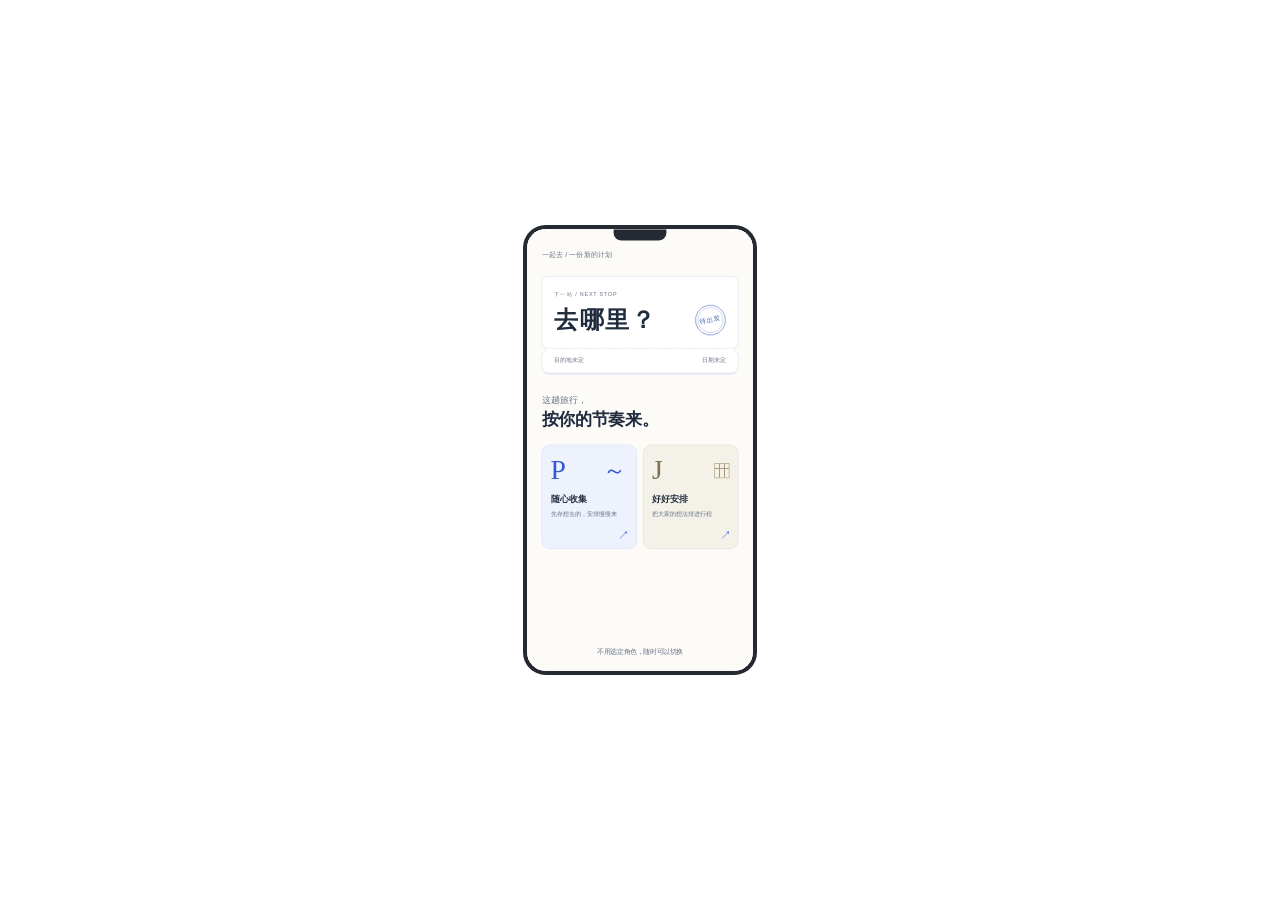
<file: demo/yiqi/animation-embed.html>
<!doctype html>
<html lang="zh-CN">
<head>
  <meta charset="utf-8">
  <meta name="viewport" content="width=device-width, initial-scale=1">
  <meta name="theme-color" content="#f4f3ef">
  <title>一起去 · 操作动画</title>
  <style>
    * { box-sizing: border-box; }
    html, body {
      margin: 0;
      height: 100%;
      overflow: hidden;
      background: transparent;
    }
    body {
      display: grid;
      place-items: center;
      font-family: -apple-system, BlinkMacSystemFont, "PingFang SC", "Microsoft YaHei", sans-serif;
    }
    .stage {
      width: 234px;
      height: 450px;
      overflow: hidden;
    }
    .device {
      position: relative;
      width: 390px;
      height: 750px;
      overflow: hidden;
      border: 7px solid #242932;
      border-radius: 38px;
      background: #fff;
      transform: scale(0.6);
      transform-origin: top left;
    }
    .device::before {
      position: absolute;
      z-index: 5;
      top: 0;
      left: 50%;
      width: 88px;
      height: 19px;
      border-radius: 0 0 13px 13px;
      background: #242932;
      transform: translateX(-50%);
      content: "";
    }
    iframe { display: block; width: 100%; height: 100%; border: 0; pointer-events: none; }
    .load-note {
      position: absolute;
      z-index: 7;
      inset: 0;
      display: grid;
      place-content: center;
      padding: 26px;
      background: white;
      color: #687387;
      font-size: 13px;
      line-height: 1.8;
      text-align: center;
    }
    [hidden] { display: none !important; }
    @media (prefers-reduced-motion: reduce) { * { animation: none !important; transition: none !important; } }
  </style>
</head>
<body>
  <div class="stage">
    <div class="device">
      <iframe id="product" title="一起去实际产品操作演示" tabindex="-1"></iframe>
      <div class="load-note" id="load-note">正在准备空白计划…</div>
    </div>
  </div>
  <script>
    const frame = document.querySelector('#product');
    const loadNote = document.querySelector('#load-note');
    const reducedMotion = window.matchMedia('(prefers-reduced-motion: reduce)');
    let controller;
    let speed = 1;
    let doc;
    let cursor;
    let focusBox;
    let cursorPoint = { x: 180, y: 300 };

    function animate(duration, update, signal) {
      return new Promise((resolve, reject) => {
        let elapsed = 0;
        let last = performance.now();
        let request;
        const abort = () => { cancelAnimationFrame(request); reject(new DOMException('Cancelled', 'AbortError')); };
        if (signal.aborted) { abort(); return; }
        signal.addEventListener('abort', abort, { once: true });
        const tick = (now) => {
          const delta = Math.min(now - last, 80);
          last = now;
          if (!document.hidden) {
            elapsed += delta * speed;
            update?.(Math.min(1, elapsed / duration));
          }
          if (elapsed >= duration) { signal.removeEventListener('abort', abort); resolve(); }
          else request = requestAnimationFrame(tick);
        };
        request = requestAnimationFrame(tick);
      });
    }
    const wait = (duration, signal) => animate(duration, null, signal);

    function positionCursor(point) {
      cursorPoint = point;
      cursor.style.left = `${point.x}px`;
      cursor.style.top = `${point.y}px`;
    }

    async function moveCursor(point, signal) {
      const start = { ...cursorPoint };
      cursor.style.opacity = '1';
      await animate(reducedMotion.matches ? 50 : 550, (t) => {
        const eased = t * t * (3 - 2 * t);
        positionCursor({ x: start.x + (point.x - start.x) * eased, y: start.y + (point.y - start.y) * eased });
      }, signal);
    }

    async function reveal(element, signal) {
      element.scrollIntoView({ block: 'nearest', inline: 'nearest', behavior: 'instant' });
      await wait(350, signal);
      const rect = element.getBoundingClientRect();
      return { x: rect.x + rect.width / 2, y: rect.y + rect.height / 2 };
    }

    async function highlight(element, signal, duration = 1500) {
      await reveal(element, signal);
      const rect = element.getBoundingClientRect();
      Object.assign(focusBox.style, { left: `${rect.left - 3}px`, top: `${rect.top - 3}px`, width: `${rect.width + 6}px`, height: `${rect.height + 6}px`, opacity: '1' });
      await wait(duration, signal);
      focusBox.style.opacity = '0';
    }

    async function click(selector, signal) {
      const element = doc.querySelector(selector);
      if (!element) throw new Error(`找不到演示操作：${selector}`);
      await moveCursor(await reveal(element, signal), signal);
      cursor.classList.add('pressed');
      await wait(180, signal);
      element.click();
      cursor.classList.remove('pressed');
      await wait(600, signal);
    }

    function pointer(target, type, point) {
      target.dispatchEvent(new frame.contentWindow.PointerEvent(type, {
        bubbles: true, cancelable: true, pointerId: 7, pointerType: 'mouse', isPrimary: true,
        button: 0, buttons: type === 'pointerup' ? 0 : 1, clientX: point.x, clientY: point.y
      }));
    }

    async function drag(source, destination, signal) {
      await moveCursor(await reveal(source, signal), signal);
      pointer(source, 'pointerdown', cursorPoint);
      cursor.classList.add('pressed');
      await wait(350, signal);
      const start = { ...cursorPoint };
      await animate(reducedMotion.matches ? 80 : 1700, (t) => {
        const eased = t * t * (3 - 2 * t);
        const point = { x: start.x + (destination.x - start.x) * eased, y: start.y + (destination.y - start.y) * eased };
        positionCursor(point);
        pointer(doc, 'pointermove', point);
      }, signal);
      await wait(450, signal);
      pointer(doc, 'pointerup', destination);
      cursor.classList.remove('pressed');
      await wait(800, signal);
    }

    async function run(signal) {
      await wait(1800, signal);
      await click('[data-entry-mode="p"]', signal);
      await wait(1800, signal);
      await click('.drop-zone', signal);
      await click('#idea-input', signal);
      const input = doc.querySelector('#idea-input');
      for (const letter of '人民公园') {
        input.value += letter;
        input.dispatchEvent(new frame.contentWindow.Event('input', { bubbles: true }));
        await wait(260, signal);
      }
      await wait(600, signal);
      await click('#save-idea', signal);
      await highlight(doc.querySelector('.inspiration-chip'), signal);
      await click('[data-mode="j"]', signal);
      await highlight(doc.querySelector('#idea-pool'), signal, 1700);
      const source = doc.querySelector('#place-list .drag-item');
      await reveal(source, signal);
      const slot = doc.querySelector('.schedule-slot[data-day="0"][data-period="下午"]');
      const rect = slot.getBoundingClientRect();
      await drag(source, { x: rect.x + rect.width / 2, y: rect.y + 13 }, signal);
      if (!slot.contains(source)) throw new Error('卡片没有落入目标课表格');
      await highlight(source, signal, 1000);
      const handle = source.querySelector('.resize-handle');
      const handlePoint = await reveal(handle, signal);
      await drag(handle, { x: handlePoint.x, y: handlePoint.y + 34 }, signal);
      if (source.dataset.span !== '1.5') throw new Error('卡片时长未更新');
      await highlight(source, signal, 1400);
      await click('[data-mode="p"]', signal);
      await highlight(doc.querySelector('[data-day-summary="0"]'), signal, 2500);
      cursor.style.opacity = '0';
    }

    function loadFrame(signal) {
      return new Promise((resolve, reject) => {
        const cleanup = () => { clearTimeout(timeout); frame.removeEventListener('load', loaded); signal.removeEventListener('abort', aborted); };
        const aborted = () => { cleanup(); reject(new DOMException('Cancelled', 'AbortError')); };
        const loaded = () => {
          cleanup();
          try {
            doc = frame.contentDocument;
            if (!doc?.querySelector('.drop-zone')) throw new Error('请通过 HTTP 服务打开此动画，并将 index.html 放在同一目录。');
            const style = doc.createElement('style');
            style.textContent = '.screen-content{padding-top:34px!important}.demo-cursor{position:fixed;z-index:150;width:23px;height:23px;margin:-11px 0 0 -11px;border:2px solid #3158d5;border-radius:50%;background:#ffffffb3;box-shadow:0 0 0 6px #3158d51c;pointer-events:none;opacity:0}.demo-cursor.pressed{background:#3158d580;box-shadow:0 0 0 9px #3158d520}.demo-focus{position:fixed;z-index:140;border:2px solid #3158d5;border-radius:12px;box-shadow:0 0 0 5px #3158d510;pointer-events:none;opacity:0}';
            doc.head.appendChild(style);
            cursor = doc.createElement('div');
            cursor.className = 'demo-cursor';
            cursor.setAttribute('aria-hidden', 'true');
            focusBox = doc.createElement('div');
            focusBox.className = 'demo-focus';
            focusBox.setAttribute('aria-hidden', 'true');
            doc.body.append(cursor, focusBox);
            cursorPoint = { x: frame.clientWidth / 2, y: 300 };
            resolve();
          } catch (error) { reject(error); }
        };
        const timeout = setTimeout(() => { cleanup(); reject(new Error('产品页面加载超时，请重试。')); }, 10000);
        frame.addEventListener('load', loaded);
        signal.addEventListener('abort', aborted, { once: true });
        frame.src = `index.html?state=empty&embed=1&run=${Date.now()}`;
      });
    }

    async function loop() {
      controller?.abort();
      controller = new AbortController();
      const { signal } = controller;
      loadNote.hidden = false;
      loadNote.textContent = '正在准备空白计划…';
      try {
        await loadFrame(signal);
        if (signal.aborted) return;
        loadNote.hidden = true;
        await run(signal);
        if (signal.aborted) return;
        await wait(2600, signal);
      } catch (error) {
        if (error.name === 'AbortError' || signal.aborted) return;
        loadNote.hidden = false;
        loadNote.textContent = error.message;
        return;
      }
      loop();
    }

    window.addEventListener('pagehide', () => controller?.abort());
    loop();
  </script>
</body>
</html>
</file>
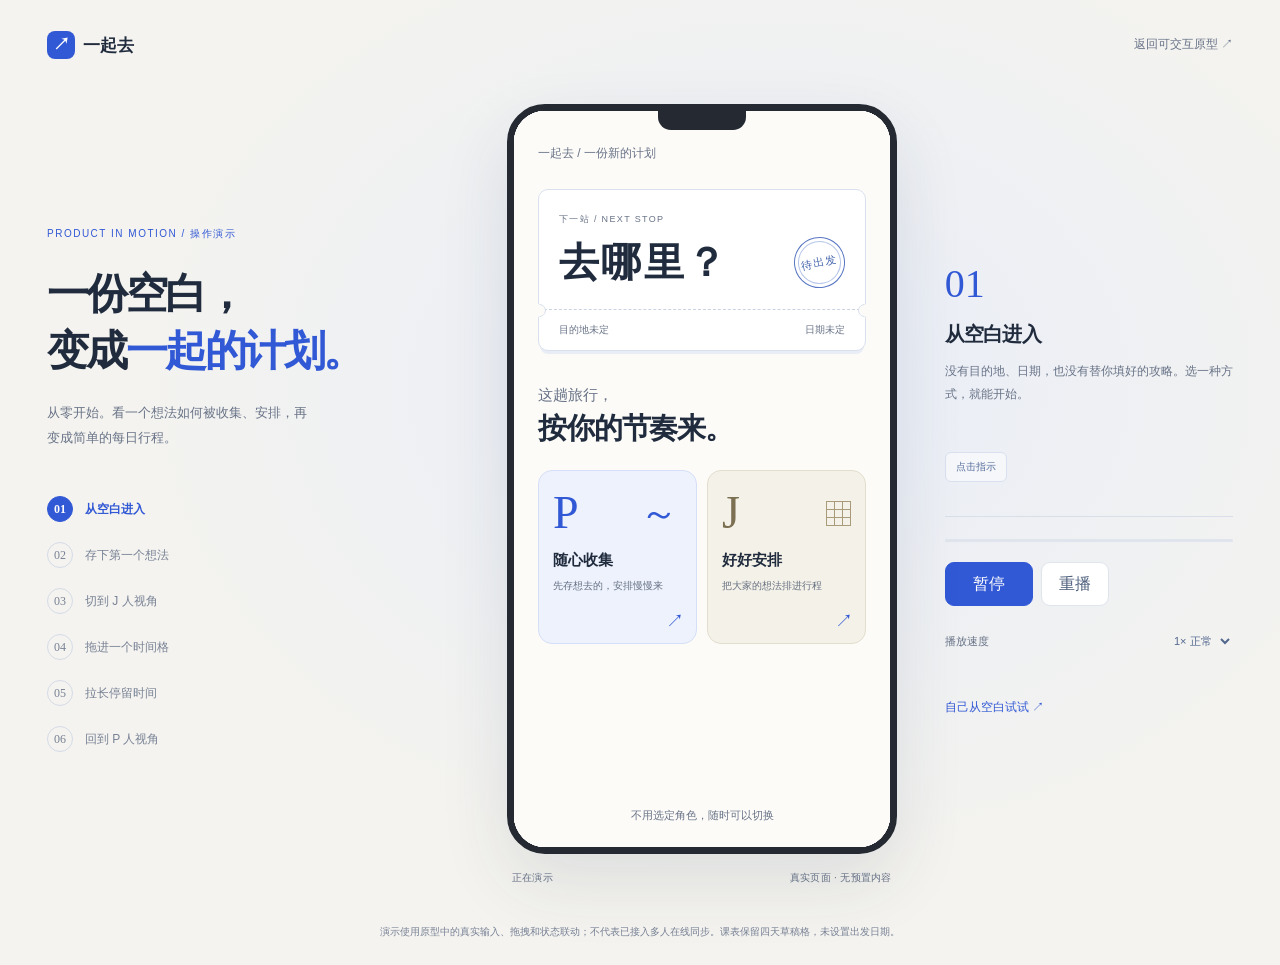
<file: demo/yiqi/animation.html>
<!doctype html>
<html lang="zh-CN">
<head>
  <meta charset="utf-8">
  <meta name="viewport" content="width=device-width, initial-scale=1">
  <meta name="theme-color" content="#f4f3ef">
  <title>一起去 · 从空白到出发｜操作动画</title>
  <style>
    :root { --ink: #202c3e; --muted: #687387; --blue: #3158d5; --line: #dfe4ed; }
    * { box-sizing: border-box; }
    body { margin: 0; color: var(--ink); background: radial-gradient(ellipse at 60% 40%, #e8edf8, transparent 60%), #f4f3ef; font-family: -apple-system, BlinkMacSystemFont, "PingFang SC", "Microsoft YaHei", sans-serif; -webkit-font-smoothing: antialiased; }
    button, select { font: inherit; }
    a { color: inherit; text-decoration: none; }
    :focus-visible { outline: 2px solid var(--blue); outline-offset: 4px; }
    .topbar { display: flex; max-width: 1250px; align-items: center; justify-content: space-between; margin: auto; padding: 26px 32px; }
    .brand { font-weight: 700; font-size: 17px; }
    .brand span { display: inline-grid; width: 28px; height: 28px; margin-right: 8px; place-items: center; border-radius: 8px; color: white; background: var(--blue); }
    .back-link { padding: 10px 0; font-size: 12px; color: var(--muted); }
    .studio { display: grid; grid-template-columns: minmax(230px, 1fr) 390px minmax(190px, .7fr); gap: 48px; max-width: 1250px; align-items: center; margin: auto; padding: 15px 32px 38px; }
    .eyebrow { margin: 0 0 24px; color: var(--blue); font-size: 10px; letter-spacing: .15em; }
    h1 { margin: 0; font-size: clamp(32px, 3.3vw, 46px); line-height: 1.35; letter-spacing: -.06em; font-weight: 650; }
    h1 em { color: var(--blue); font-style: normal; }
    .lede { max-width: 270px; margin: 22px 0 0; color: var(--muted); font-size: 13px; line-height: 1.9; }
    .steps { display: grid; gap: 0; margin: 36px 0 0; padding: 0; list-style: none; }
    .steps li { display: flex; gap: 12px; align-items: center; min-height: 46px; color: #788295; font-size: 12px; }
    .steps li > span { display: grid; width: 26px; height: 26px; place-items: center; border: 1px solid #d4dbe7; border-radius: 50%; font-family: Georgia, serif; font-size: 12px; }
    .steps li[aria-current="step"] { color: var(--blue); font-weight: 650; }
    .steps li[aria-current="step"] > span { border-color: var(--blue); color: white; background: var(--blue); }
    .steps li.done > span { color: var(--blue); border-color: #a6b7e8; }
    .stage { min-width: 0; }
    .device { position: relative; width: 100%; height: 750px; overflow: hidden; border: 7px solid #242932; border-radius: 38px; background: #fff; box-shadow: 0 28px 70px #2533561c; }
    .device::before { position: absolute; z-index: 5; top: 0; left: 50%; width: 88px; height: 19px; border-radius: 0 0 13px 13px; background: #242932; transform: translateX(-50%); content: ""; }
    iframe { display: block; width: 100%; height: 100%; border: 0; pointer-events: none; }
    .load-note { position: absolute; z-index: 7; inset: 0; display: grid; place-content: center; padding: 26px; background: white; color: var(--muted); font-size: 13px; line-height: 1.8; text-align: center; }
    [hidden] { display: none !important; }
    .under-device { display: flex; justify-content: space-between; margin: 17px 5px 0; color: var(--muted); font-size: 10px; letter-spacing: .03em; }
    .chapter { color: var(--blue); font-family: Georgia, serif; font-size: 40px; }
    .story h2 { margin: 14px 0 12px; font-size: 20px; font-weight: 650; letter-spacing: -.04em; }
    .story p { min-height: 74px; margin: 0; color: var(--muted); font-size: 12px; line-height: 1.9; }
    .technique { display: inline-block; margin-top: 18px; padding: 7px 10px; border: 1px solid #d9e1f0; border-radius: 6px; background: #ffffff85; color: #576f9e; font-size: 10px; }
    .controls { margin-top: 34px; padding-top: 22px; border-top: 1px solid #d9dfe9; }
    progress { display: block; width: 100%; height: 3px; margin-bottom: 20px; border: 0; border-radius: 4px; accent-color: var(--blue); }
    progress::-webkit-progress-bar { border-radius: 4px; background: #dfe4ed; }
    progress::-webkit-progress-value { border-radius: 4px; background: var(--blue); }
    .buttons { display: flex; flex-wrap: wrap; gap: 8px; }
    button { min-height: 44px; padding: 10px 17px; border: 1px solid var(--line); border-radius: 9px; background: #fff; color: #4e607d; cursor: pointer; }
    #play { min-width: 88px; border-color: var(--blue); color: white; background: var(--blue); }
    button:disabled { opacity: .5; cursor: wait; }
    .speed-row { display: flex; align-items: center; justify-content: space-between; margin-top: 17px; color: var(--muted); font-size: 11px; }
    select { min-height: 36px; padding: 5px; border: 0; color: #52678e; background: transparent; cursor: pointer; }
    .try-link { display: inline-flex; min-height: 44px; align-items: center; margin-top: 26px; color: var(--blue); font-size: 12px; }
    .footnote { max-width: 1186px; margin: 0 auto 24px; padding: 0 32px; color: #778195; font-size: 10px; line-height: 1.8; text-align: center; }
    @media (max-width: 1080px) {
      .studio { grid-template-columns: minmax(230px, 1fr) 390px; gap: 32px; max-width: 860px; }
      .stage { grid-column: 2; grid-row: 1 / 3; }
      .story { grid-column: 1; }
      .steps { grid-template-columns: 1fr 1fr; gap: 0 10px; margin-top: 20px; }
      .steps li { font-size: 11px; }
      .story p { min-height: 0; }
      .chapter { font-size: 30px; }
      .controls { margin-top: 24px; }
    }
    @media (max-width: 720px) {
      .topbar { padding: 14px 20px; }
      .studio { display: flex; flex-direction: column; gap: 24px; padding: 10px 16px 24px; }
      .intro { width: min(390px, 100%); }
      .eyebrow { margin-bottom: 12px; }
      h1 { font-size: 28px; }
      h1 br { display: none; }
      .lede { max-width: none; margin-top: 10px; font-size: 12px; }
      .steps { display: none; }
      .stage { width: min(390px, 100%); }
      .device { height: 730px; border-width: 6px; border-radius: 32px; }
      .story { width: min(390px, 100%); }
      .chapter { float: left; margin-right: 15px; font-size: 32px; }
      .story h2 { margin-top: 3px; }
      .story p { clear: both; }
      .technique { margin-top: 10px; }
      .controls { position: fixed; z-index: 20; inset: auto 0 0; display: grid; grid-template-columns: 1fr auto; gap: 8px 16px; margin: 0; padding: 10px 16px max(10px, env(safe-area-inset-bottom)); background: #fdfdfbf5; box-shadow: 0 -5px 20px #25335612; }
      .controls progress { grid-column: 1 / -1; margin: 0; }
      .controls .speed-row { margin: 0; gap: 8px; }
      .controls .speed-row label { display: none; }
      .footnote { margin-bottom: 110px; }
      .try-link { margin-top: 12px; }
    }
    @media (prefers-reduced-motion: reduce) { *, *::before, *::after { animation: none !important; transition: none !important; } }
  </style>
</head>
<body>
  <header class="topbar"><a class="brand" href="index.html?state=empty"><span aria-hidden="true">↗</span>一起去</a><a class="back-link" href="index.html?state=empty">返回可交互原型 ↗</a></header>
  <main class="studio">
    <section class="intro">
      <p class="eyebrow">PRODUCT IN MOTION / 操作演示</p>
      <h1>一份空白，<br>变成<em>一起的计划。</em></h1>
      <p class="lede">从零开始。看一个想法如何被收集、安排，再变成简单的每日行程。</p>
      <ol class="steps" aria-label="演示步骤">
        <li aria-current="step"><span>01</span>从空白进入</li>
        <li><span>02</span>存下第一个想法</li>
        <li><span>03</span>切到 J 人视角</li>
        <li><span>04</span>拖进一个时间格</li>
        <li><span>05</span>拉长停留时间</li>
        <li><span>06</span>回到 P 人视角</li>
      </ol>
    </section>
    <section class="stage" aria-label="产品操作动画">
      <div class="device"><iframe id="product" title="一起去实际产品操作演示" tabindex="-1"></iframe><div class="load-note" id="load-note">正在准备空白计划…</div></div>
      <div class="under-device"><span id="play-state" role="status">准备中</span><span>真实页面 · 无预置内容</span></div>
    </section>
    <section class="story" aria-label="当前操作与播放控制">
      <div aria-live="polite" aria-atomic="true"><span class="chapter" id="chapter">01</span><h2 id="scene-title">从空白进入</h2><p id="scene-copy">没有目的地、日期，也没有替你填好的攻略。选一种方式，就能开始。</p></div>
      <span class="technique" id="technique">点击指示</span>
      <div class="controls">
        <progress id="progress" max="6" value="0" aria-label="演示进度"></progress>
        <div class="buttons"><button type="button" id="play" disabled>播放</button><button type="button" id="replay" disabled>重播</button></div>
        <div class="speed-row"><label for="speed">播放速度</label><select id="speed"><option value="1">1× 正常</option><option value="1.5">1.5×</option><option value="2">2×</option></select></div>
      </div>
      <a class="try-link" href="index.html?state=empty">自己从空白试试 ↗</a>
    </section>
  </main>
  <p class="footnote">演示使用原型中的真实输入、拖拽和状态联动；不代表已接入多人在线同步。课表保留四天草稿格，未设置出发日期。</p>
  <script>
    const frame = document.querySelector('#product');
    const playButton = document.querySelector('#play');
    const replayButton = document.querySelector('#replay');
    const loadNote = document.querySelector('#load-note');
    const playState = document.querySelector('#play-state');
    const progress = document.querySelector('#progress');
    const reducedMotion = window.matchMedia('(prefers-reduced-motion: reduce)');
    const scenes = [
      ['从空白进入', '没有目的地、日期，也没有替你填好的攻略。选一种方式，就能开始。', '点击指示'],
      ['存下第一个想法', '打开口袋，输入「人民公园」。保存后，空白变成第一张想法卡。', '逐字输入 + 保存反馈'],
      ['换个角度，内容还在', '切换 J 人模式。刚存的地点已经在待安排区，不需要再填一次。', '视角切换 + 内容承接'],
      ['拖进一个时间格', '按住「人民公园」，拖到第 1 天下午。卡片跟手移动，落点高亮。', '跟手拖拽 + 落点高亮'],
      ['多留一点时间', '拉动卡片底边，将停留时间从一格延长到一格半。', '边缘拉伸 + 半格吸附'],
      ['安排变成一句话', '回到 P 人模式。刚才的安排已经变成每日轮廓，不必再读整张课表。', '同一内容 · 两种呈现']
    ];
    let controller;
    let paused = true;
    let ended = false;
    let speed = 1;
    let doc;
    let cursor;
    let focusBox;
    let cursorPoint = { x: 180, y: 300 };

    function updatePlayback() {
      playButton.textContent = ended ? '再看一次' : paused ? '播放' : '暂停';
      playState.textContent = ended ? '演示完成' : paused ? '已暂停' : '正在演示';
    }

    function animate(duration, update, signal) {
      return new Promise((resolve, reject) => {
        let elapsed = 0;
        let last = performance.now();
        let request;
        const abort = () => { cancelAnimationFrame(request); reject(new DOMException('Cancelled', 'AbortError')); };
        if (signal.aborted) { abort(); return; }
        signal.addEventListener('abort', abort, { once: true });
        const tick = (now) => {
          const delta = Math.min(now - last, 80);
          last = now;
          if (!paused && !document.hidden) {
            elapsed += delta * speed;
            update?.(Math.min(1, elapsed / duration));
          }
          if (elapsed >= duration) { signal.removeEventListener('abort', abort); resolve(); }
          else request = requestAnimationFrame(tick);
        };
        request = requestAnimationFrame(tick);
      });
    }
    const wait = (duration, signal) => animate(duration, null, signal);

    function positionCursor(point) {
      cursorPoint = point;
      cursor.style.left = `${point.x}px`;
      cursor.style.top = `${point.y}px`;
    }

    async function moveCursor(point, signal) {
      const start = { ...cursorPoint };
      cursor.style.opacity = '1';
      await animate(reducedMotion.matches ? 50 : 550, (t) => {
        const eased = t * t * (3 - 2 * t);
        positionCursor({ x: start.x + (point.x - start.x) * eased, y: start.y + (point.y - start.y) * eased });
      }, signal);
    }

    async function reveal(element, signal) {
      element.scrollIntoView({ block: 'nearest', inline: 'nearest', behavior: 'instant' });
      await wait(350, signal);
      const rect = element.getBoundingClientRect();
      return { x: rect.x + rect.width / 2, y: rect.y + rect.height / 2 };
    }

    async function highlight(element, signal, duration = 1500) {
      await reveal(element, signal);
      const rect = element.getBoundingClientRect();
      Object.assign(focusBox.style, { left: `${rect.left - 3}px`, top: `${rect.top - 3}px`, width: `${rect.width + 6}px`, height: `${rect.height + 6}px`, opacity: '1' });
      await wait(duration, signal);
      focusBox.style.opacity = '0';
    }

    async function click(selector, signal) {
      const element = doc.querySelector(selector);
      if (!element) throw new Error(`找不到演示操作：${selector}`);
      await moveCursor(await reveal(element, signal), signal);
      cursor.classList.add('pressed');
      await wait(180, signal);
      element.click();
      cursor.classList.remove('pressed');
      await wait(600, signal);
    }

    function pointer(target, type, point) {
      target.dispatchEvent(new frame.contentWindow.PointerEvent(type, {
        bubbles: true, cancelable: true, pointerId: 7, pointerType: 'mouse', isPrimary: true,
        button: 0, buttons: type === 'pointerup' ? 0 : 1, clientX: point.x, clientY: point.y
      }));
    }

    async function drag(source, destination, signal) {
      await moveCursor(await reveal(source, signal), signal);
      pointer(source, 'pointerdown', cursorPoint);
      cursor.classList.add('pressed');
      await wait(350, signal);
      const start = { ...cursorPoint };
      await animate(reducedMotion.matches ? 80 : 1700, (t) => {
        const eased = t * t * (3 - 2 * t);
        const point = { x: start.x + (destination.x - start.x) * eased, y: start.y + (destination.y - start.y) * eased };
        positionCursor(point);
        pointer(doc, 'pointermove', point);
      }, signal);
      await wait(450, signal);
      pointer(doc, 'pointerup', destination);
      cursor.classList.remove('pressed');
      await wait(800, signal);
    }

    function showScene(index) {
      document.querySelector('#chapter').textContent = String(index + 1).padStart(2, '0');
      document.querySelector('#scene-title').textContent = scenes[index][0];
      document.querySelector('#scene-copy').textContent = scenes[index][1];
      document.querySelector('#technique').textContent = scenes[index][2];
      document.querySelectorAll('.steps li').forEach((item, i) => {
        item.classList.toggle('done', i < index);
        if (i === index) item.setAttribute('aria-current', 'step');
        else item.removeAttribute('aria-current');
      });
      progress.value = index;
    }

    async function run(signal) {
      showScene(0);
      await wait(1800, signal);
      await click('[data-entry-mode="p"]', signal);
      await wait(1800, signal);
      showScene(1);
      await click('.drop-zone', signal);
      await click('#idea-input', signal);
      const input = doc.querySelector('#idea-input');
      for (const letter of '人民公园') {
        input.value += letter;
        input.dispatchEvent(new frame.contentWindow.Event('input', { bubbles: true }));
        await wait(260, signal);
      }
      await wait(600, signal);
      await click('#save-idea', signal);
      await highlight(doc.querySelector('.inspiration-chip'), signal);
      showScene(2);
      await click('[data-mode="j"]', signal);
      await highlight(doc.querySelector('#idea-pool'), signal, 1700);
      showScene(3);
      const source = doc.querySelector('#place-list .drag-item');
      await reveal(source, signal);
      const slot = doc.querySelector('.schedule-slot[data-day="0"][data-period="下午"]');
      const rect = slot.getBoundingClientRect();
      await drag(source, { x: rect.x + rect.width / 2, y: rect.y + 13 }, signal);
      if (!slot.contains(source)) throw new Error('卡片没有落入目标课表格');
      await highlight(source, signal, 1000);
      showScene(4);
      const handle = source.querySelector('.resize-handle');
      const handlePoint = await reveal(handle, signal);
      await drag(handle, { x: handlePoint.x, y: handlePoint.y + 34 }, signal);
      if (source.dataset.span !== '1.5') throw new Error('卡片时长未更新');
      await highlight(source, signal, 1400);
      showScene(5);
      await click('[data-mode="p"]', signal);
      await highlight(doc.querySelector('[data-day-summary="0"]'), signal, 2500);
      cursor.style.opacity = '0';
      progress.value = 6;
      ended = true;
      paused = true;
      updatePlayback();
    }

    function loadFrame(signal) {
      return new Promise((resolve, reject) => {
        const cleanup = () => { clearTimeout(timeout); frame.removeEventListener('load', loaded); signal.removeEventListener('abort', aborted); };
        const aborted = () => { cleanup(); reject(new DOMException('Cancelled', 'AbortError')); };
        const loaded = () => {
          cleanup();
          try {
            doc = frame.contentDocument;
            if (!doc?.querySelector('.drop-zone')) throw new Error('请通过本地 HTTP 服务打开此动画，并将 index.html 放在同一目录。');
            const style = doc.createElement('style');
            style.textContent = '.screen-content{padding-top:34px!important}.demo-cursor{position:fixed;z-index:150;width:23px;height:23px;margin:-11px 0 0 -11px;border:2px solid #3158d5;border-radius:50%;background:#ffffffb3;box-shadow:0 0 0 6px #3158d51c;pointer-events:none;opacity:0}.demo-cursor.pressed{background:#3158d580;box-shadow:0 0 0 9px #3158d520}.demo-focus{position:fixed;z-index:140;border:2px solid #3158d5;border-radius:12px;box-shadow:0 0 0 5px #3158d510;pointer-events:none;opacity:0}';
            doc.head.appendChild(style);
            cursor = doc.createElement('div');
            cursor.className = 'demo-cursor';
            cursor.setAttribute('aria-hidden', 'true');
            focusBox = doc.createElement('div');
            focusBox.className = 'demo-focus';
            focusBox.setAttribute('aria-hidden', 'true');
            doc.body.append(cursor, focusBox);
            cursorPoint = { x: frame.clientWidth / 2, y: 300 };
            resolve();
          } catch (error) { reject(error); }
        };
        const timeout = setTimeout(() => { cleanup(); reject(new Error('产品页面加载超时，请检查本地服务后重播。')); }, 10000);
        frame.addEventListener('load', loaded);
        signal.addEventListener('abort', aborted, { once: true });
        frame.src = `index.html?state=empty&embed=1&run=${Date.now()}`;
      });
    }

    async function restart(autoplay = true) {
      controller?.abort();
      controller = new AbortController();
      const { signal } = controller;
      ended = false;
      paused = !autoplay;
      playButton.disabled = true;
      replayButton.disabled = true;
      loadNote.hidden = false;
      loadNote.textContent = '正在准备空白计划…';
      showScene(0);
      try {
        await loadFrame(signal);
        if (signal.aborted) return;
        loadNote.hidden = true;
        playButton.disabled = false;
        replayButton.disabled = false;
        updatePlayback();
        await run(signal);
      } catch (error) {
        if (error.name === 'AbortError' || signal.aborted) return;
        paused = true;
        ended = true;
        loadNote.hidden = false;
        loadNote.textContent = error.message;
        playState.textContent = '演示未完成，请重播';
        playButton.disabled = true;
        replayButton.disabled = false;
      }
    }

    playButton.addEventListener('click', () => {
      if (ended) { restart(true); return; }
      paused = !paused;
      updatePlayback();
    });
    replayButton.addEventListener('click', () => restart(!reducedMotion.matches));
    document.querySelector('#speed').addEventListener('change', (event) => { speed = Number(event.target.value); });
    document.addEventListener('keydown', (event) => {
      if (event.code === 'Space' && event.target === document.body) { event.preventDefault(); if (!playButton.disabled) playButton.click(); }
    });
    window.addEventListener('pagehide', () => controller?.abort());
    reducedMotion.addEventListener('change', () => { if (reducedMotion.matches && !ended) { paused = true; updatePlayback(); } });
    restart(!reducedMotion.matches);
  </script>
</body>
</html>
</file>
